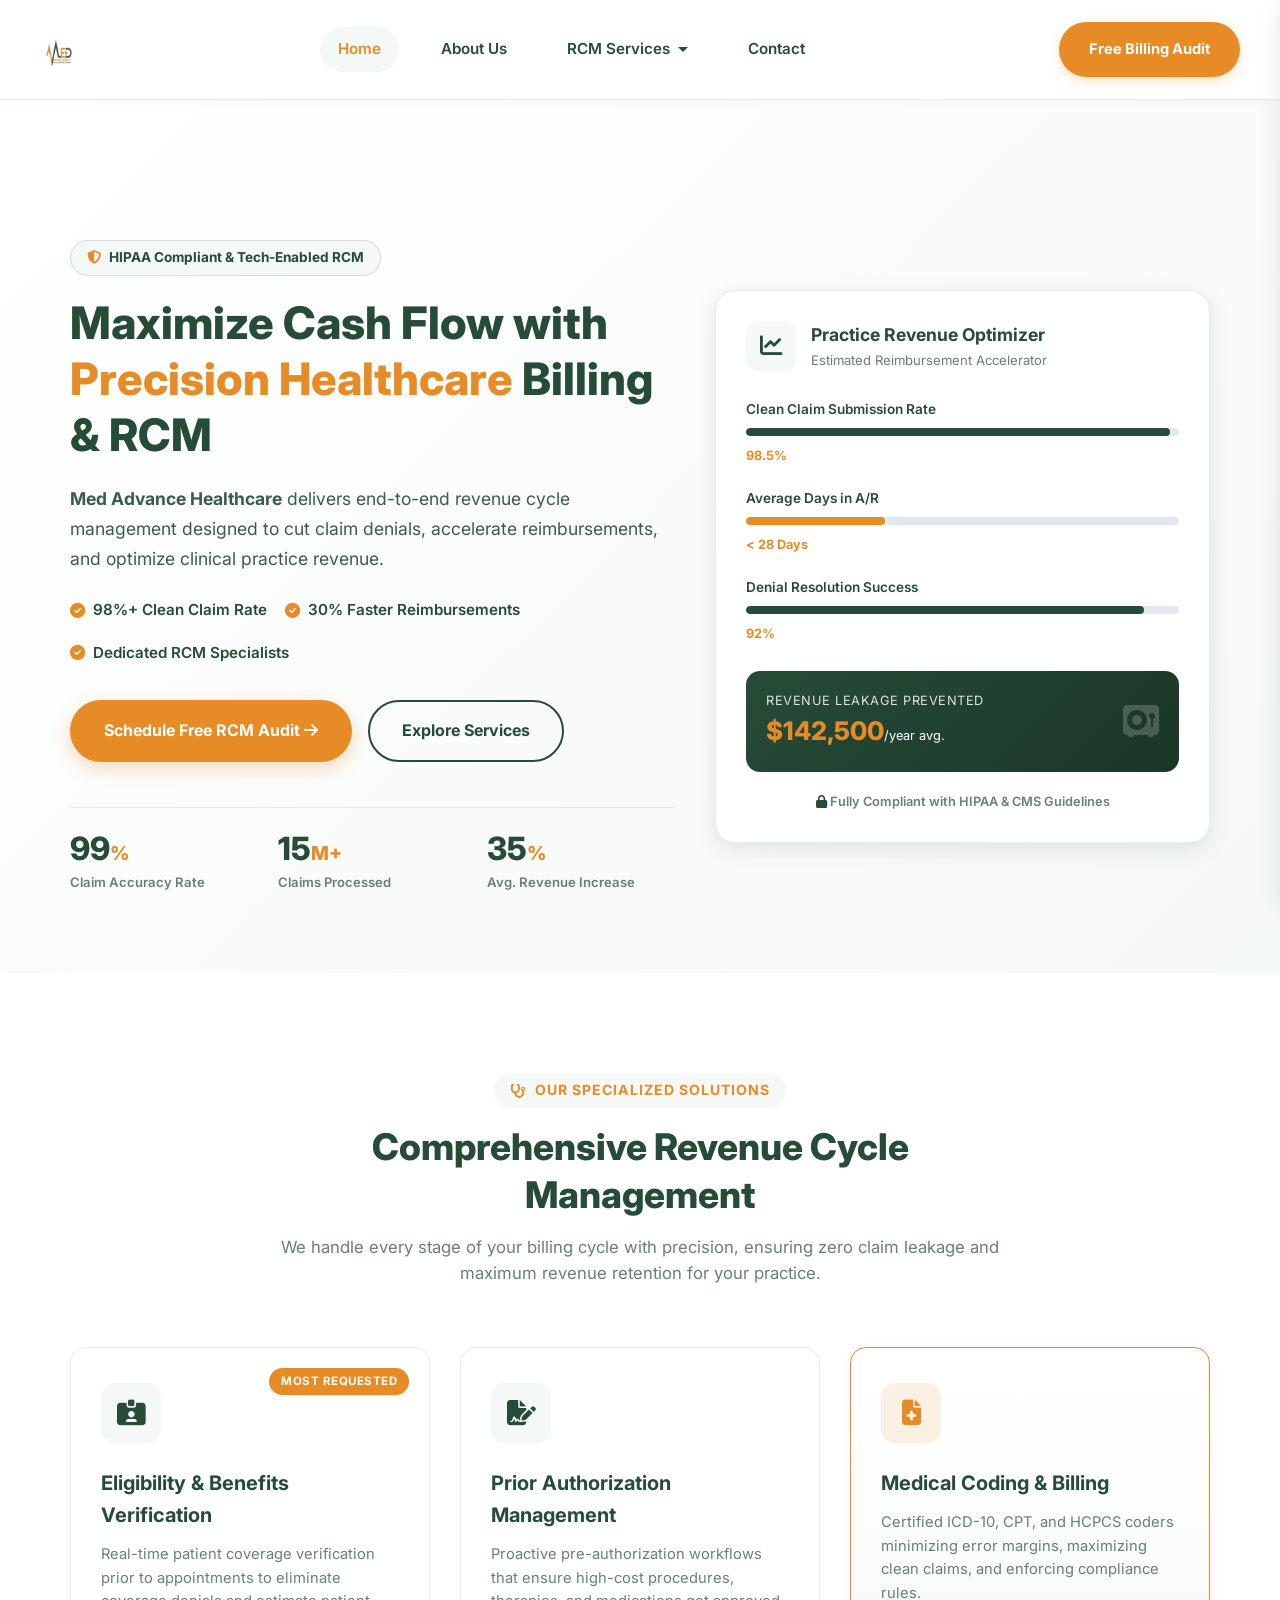
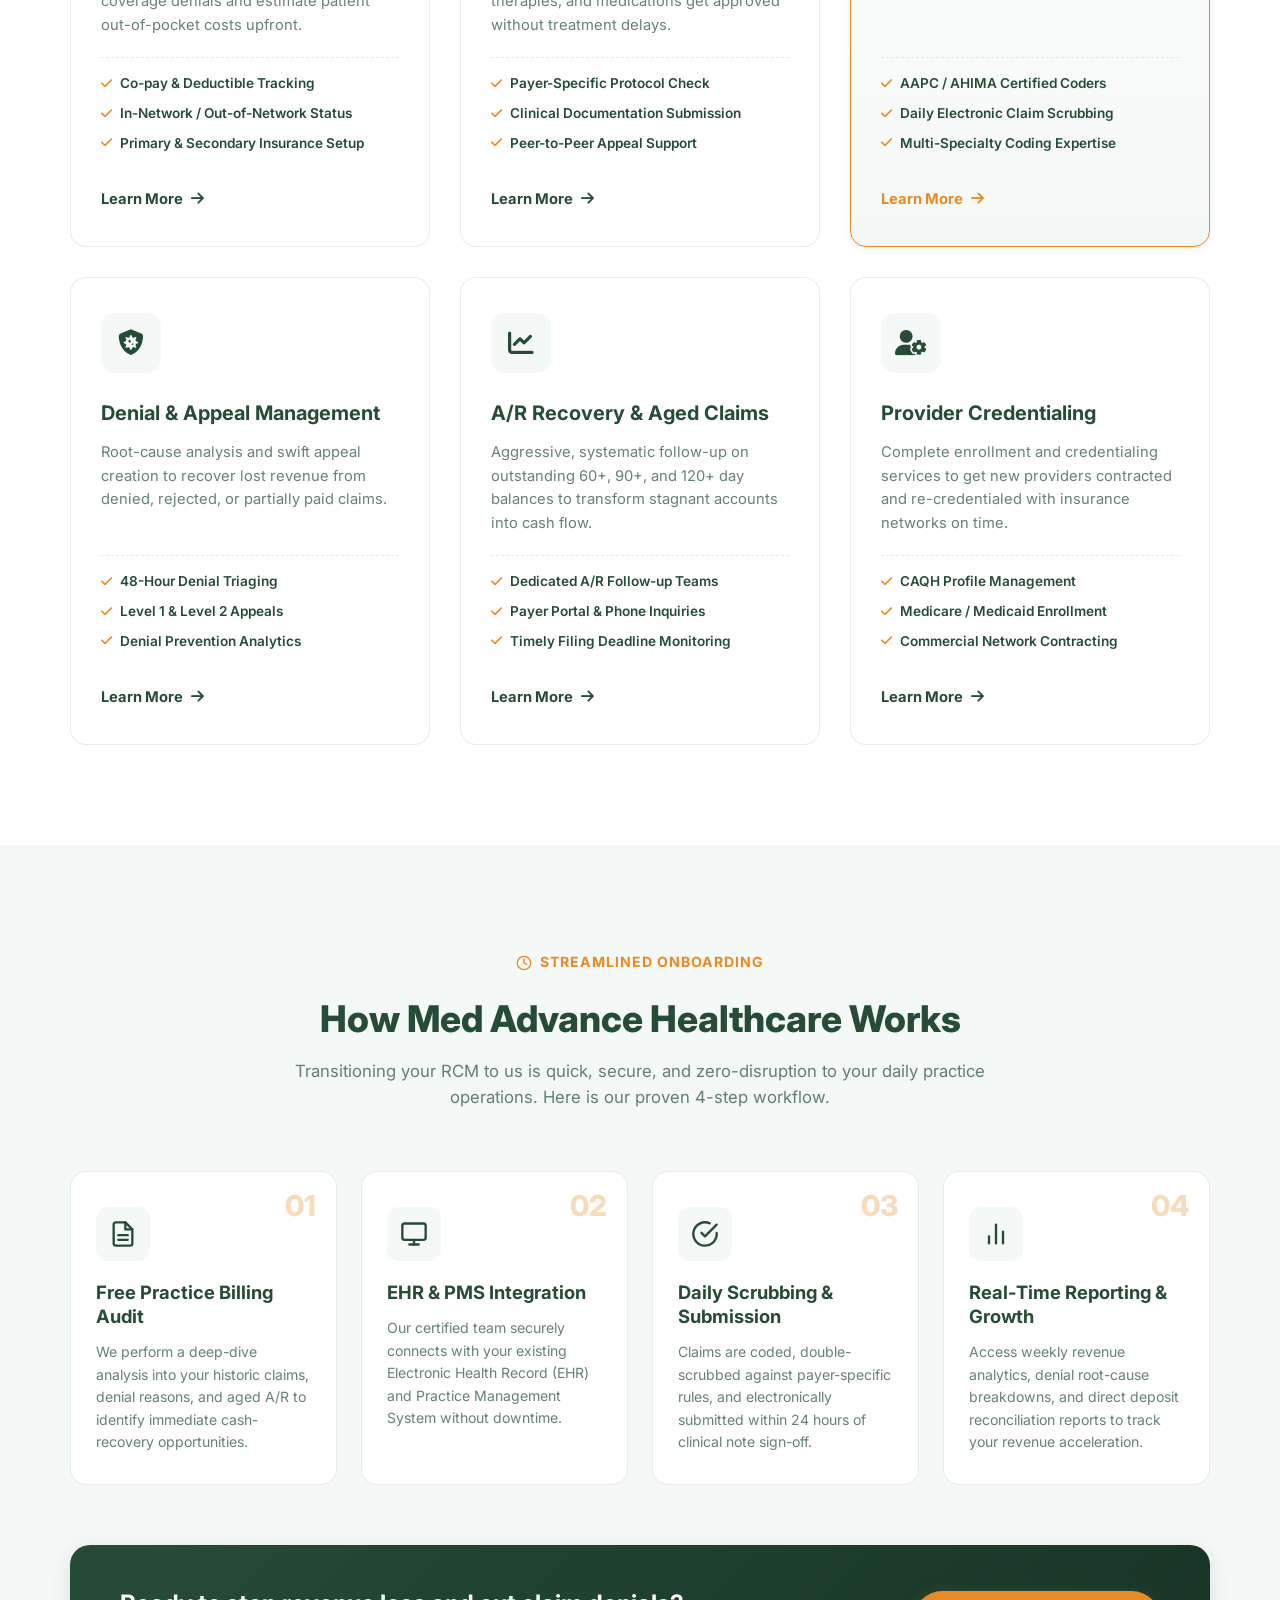
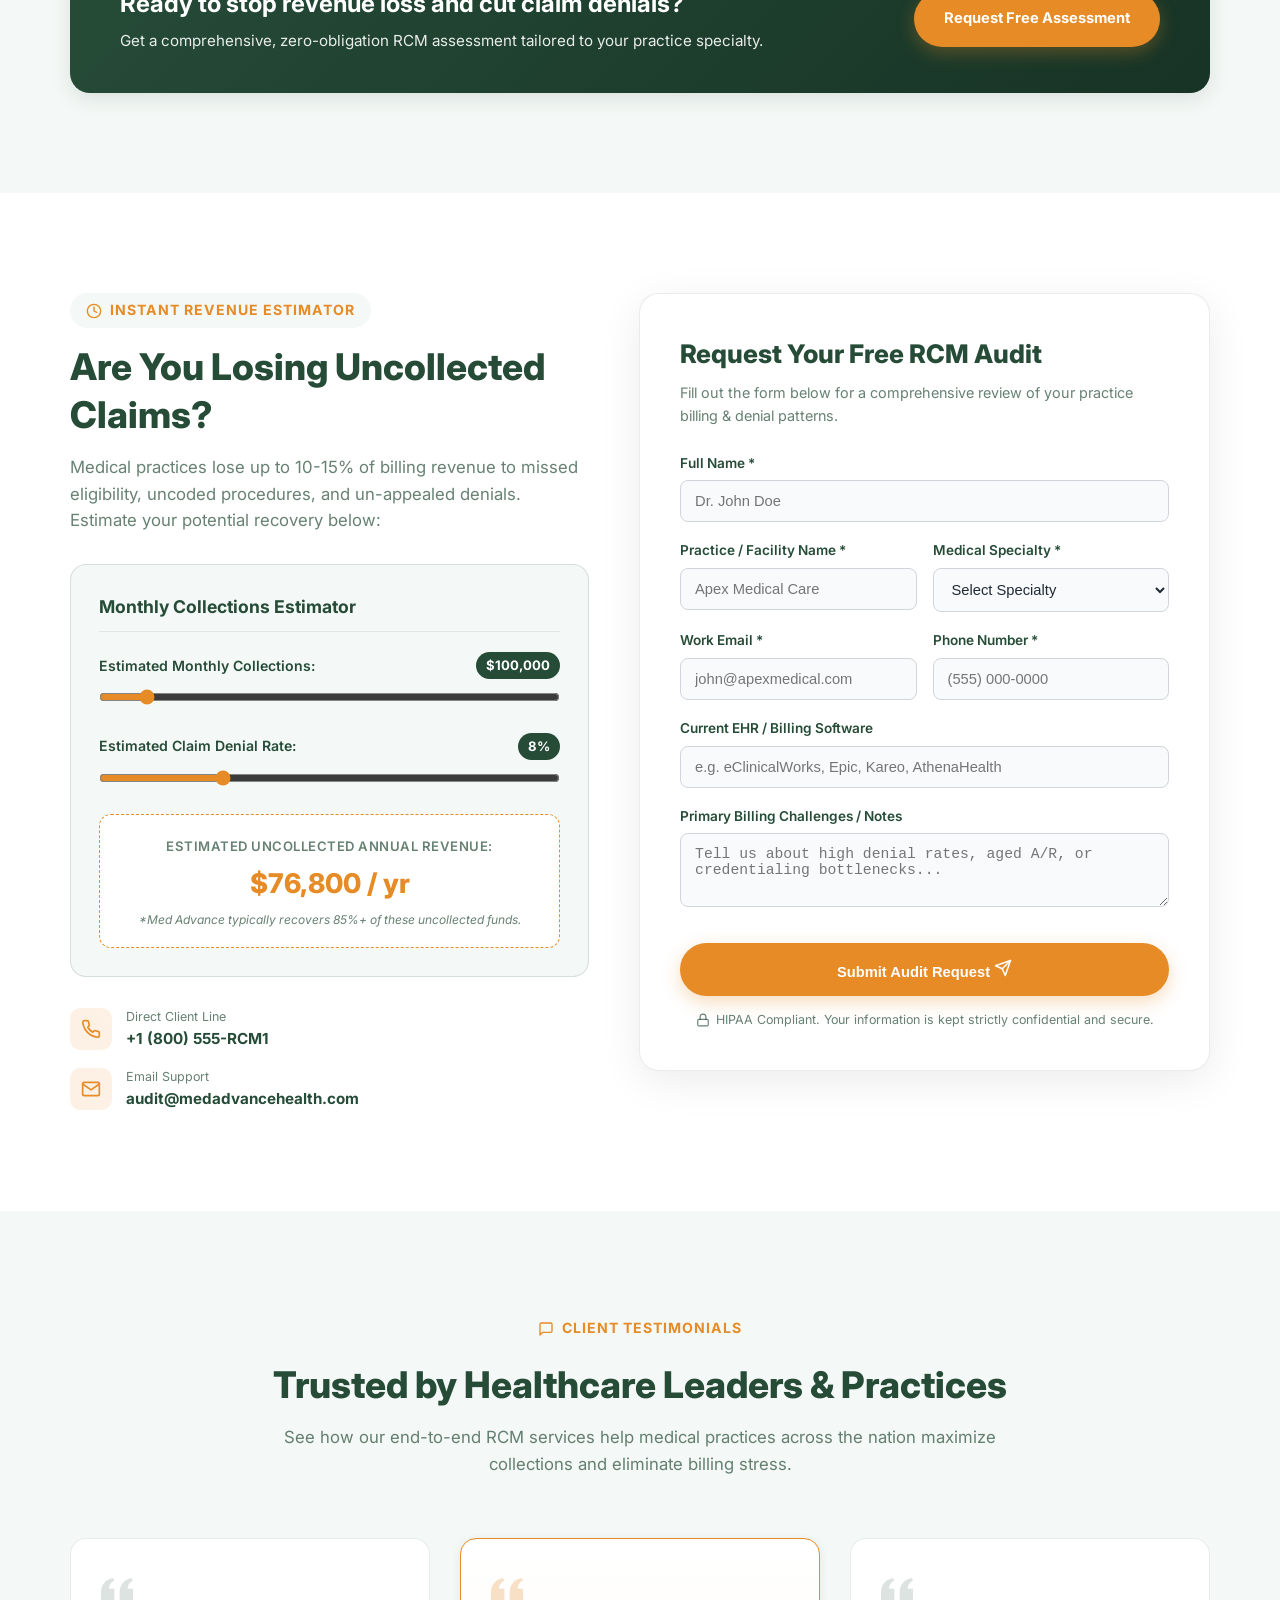
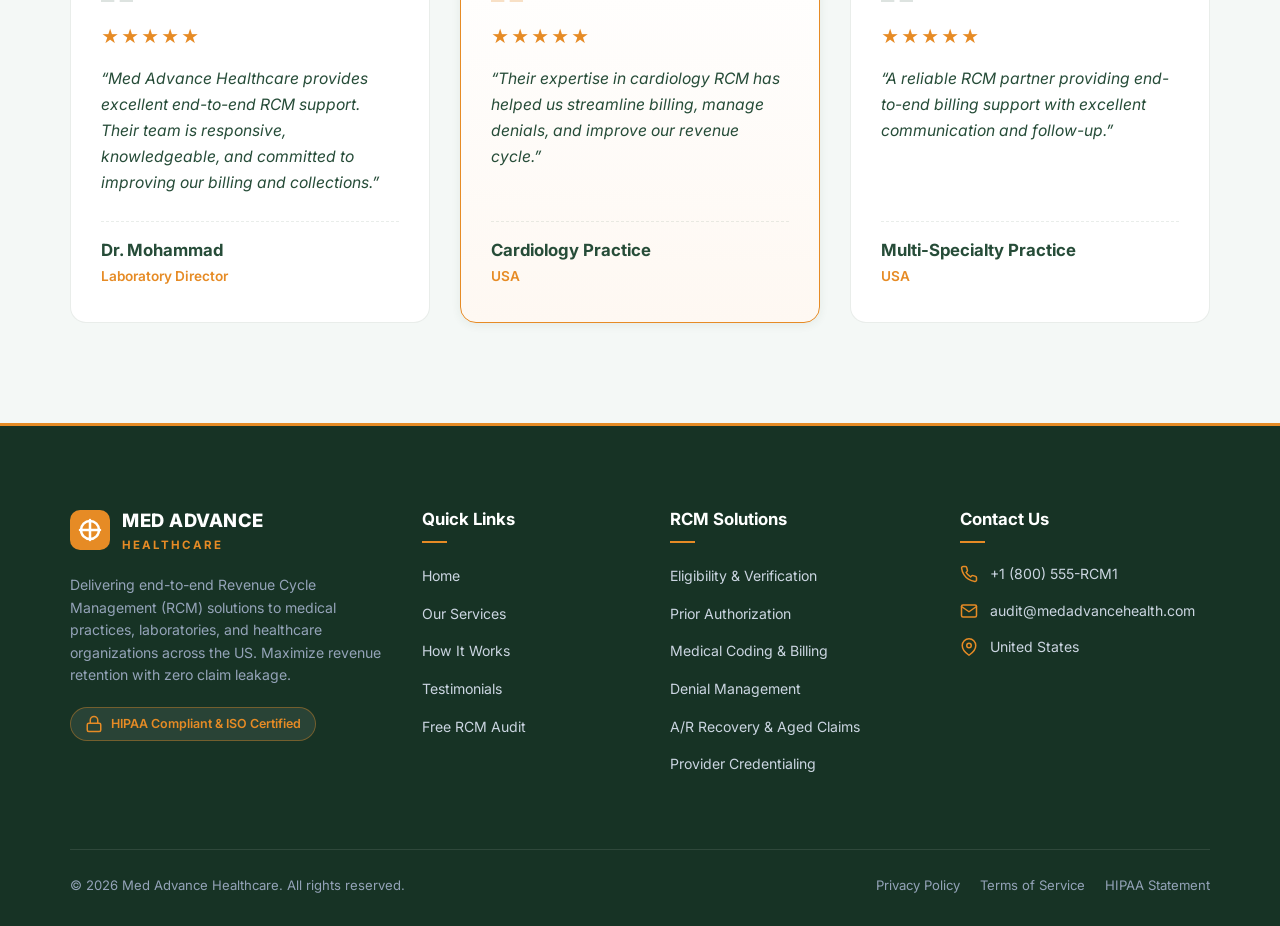
<file: index.html>
<!DOCTYPE html>
<html lang="en">
<head>
    <meta charset="UTF-8">
    <meta name="viewport" content="width=device-width, initial-scale=1.0">
    <title>Med Advance Healthcare - Advanced RCM & Billing</title>
    <!-- Use a professional font that complements the logo, e.g., 'Inter' via Google Fonts -->
    <link href="https://fonts.googleapis.com/css2?family=Inter:wght@400;500;600;700;800&display=swap" rel="stylesheet">
    <link rel="stylesheet" href="https://cdnjs.cloudflare.com/ajax/libs/font-awesome/6.5.1/css/all.min.css">
    <link rel="stylesheet" href="style.css">
</head>
<body>

    <header class="main-header" id="mainHeader">
        <div class="container header-content">
            
            <!-- BRANDING BLOCK (Update the logo image path here) -->
            <a href="#home" class="brand-logo" aria-label="Med Advance Healthcare Home">
                <!-- Replace with your official logo image file -->
                <img src="/logos.png" alt="Med Advance Healthcare Logo"> 
                
                <!-- Fallback text-based logo, styled to match image -->
                <!-- <div class="logo-text-wrapper"> -->
                    <!-- <span class="logo-M">A</span>Placeholder for the stylized M (using A) -->
                    <!-- <span class="logo-ED">LED</span> -->
                    <!-- <span class="tagline">Advance Healthcare</span> -->
                <!-- </div> -->
            </a>

            <!-- DESKTOP NAVIGATION -->
            <nav class="desktop-nav">
                <ul class="nav-links">
                    <li><a href="#home" class="nav-link active">Home</a></li>
                    <li><a href="about.html" class="nav-link">About Us</a></li>
                    <li class="dropdown">
                        <a href="#services" class="nav-link">RCM Services <span class="arrow-down"></span></a>
                        <ul class="dropdown-menu">
                            <li><a href="#eligibility">Eligibility & Benefits</a></li>
                            <li><a href="#coding">Medical Coding & Billing</a></li>
                            <li><a href="#denials">Denial Management</a></li>
                            <li><a href="#ar-recovery">A/R Recovery</a></li>
                        </ul>
                    </li>
                    <li><a href="#contact" class="nav-link">Contact</a></li>
                </ul>
            </nav>

            <!-- CALL TO ACTION & MOBILE MENU TOGGLE -->
            <div class="header-actions">
                <a href="index.html#contact" class="btn btn-primary">Free Billing Audit</a>
                <button class="mobile-toggle" id="mobileToggle" aria-label="Toggle Navigation">
                    <span class="bar"></span>
                    <span class="bar"></span>
                    <span class="bar"></span>
                </button>
            </div>
        </div>
    </header>

    <!-- MOBILE OVERLAY / DRAWER MENU -->
    <div class="mobile-drawer" id="mobileDrawer">
        <div class="drawer-header">
            <span class="drawer-title">Menu</span>
            <button class="drawer-close" id="drawerClose" aria-label="Close Menu">&times;</button>
        </div>
        <div class="drawer-content">
            <ul class="mobile-links">
                <li><a href="#home" class="mobile-link active">Home</a></li>
                <li><a href="about.html" class="mobile-link">About Us</a></li>
                <li><a href="#services" class="mobile-link">RCM Services</a></li>
                <!-- <li><a href="#portal" class="mobile-link">Client Portal</a></li> -->
                <li><a href="#contact" class="mobile-link">Contact</a></li>
            </ul>
            <div class="drawer-actions">
                <a href="#audit" class="btn btn-primary w-100">Request Free Audit</a>
            </div>
        </div>
    </div>
    <div class="drawer-overlay" id="drawerOverlay"></div>


    <!-- ==========================================================================
     Hero Section - Med Advance Healthcare
     ========================================================================== -->
<section class="hero-section" id="home">
  <!-- Subtle background medical grid motif -->
  <div class="hero-bg-pattern"></div>

  <div class="container hero-container">
    <!-- Left Column: Headline & Value Proposition -->
    <div class="hero-content">
      <div class="hero-badge">
        <i class="fa-solid fa-shield-halved"></i>
        <span>HIPAA Compliant & Tech-Enabled RCM</span>
      </div>

      <h1 class="hero-title">
        Maximize Cash Flow with <span class="text-gold">Precision Healthcare</span> Billing & RCM
      </h1>

      <p class="hero-subtitle">
        <strong>Med Advance Healthcare</strong> delivers end-to-end revenue cycle management designed to cut claim denials, accelerate reimbursements, and optimize clinical practice revenue.
      </p>

      <!-- Key Highlights / Badges -->
      <ul class="hero-features">
        <li><i class="fa-solid fa-circle-check"></i> 98%+ Clean Claim Rate</li>
        <li><i class="fa-solid fa-circle-check"></i> 30% Faster Reimbursements</li>
        <li><i class="fa-solid fa-circle-check"></i> Dedicated RCM Specialists</li>
      </ul>

      <!-- Action Buttons -->
      <div class="hero-cta-group">
        <a href="#audit" class="btn btn-gold btn-lg">
          <span>Schedule Free RCM Audit</span>
          <i class="fa-solid fa-arrow-right"></i>
        </a>
        <a href="#services" class="btn btn-outline-green btn-lg">
          <span>Explore Services</span>
        </a>
      </div>

      <!-- Trust Indicators / Quick Stats -->
      <div class="hero-stats">
        <div class="stat-card">
          <h3 class="stat-number" data-target="99">0</h3><span class="stat-unit">%</span>
          <p class="stat-label">Claim Accuracy Rate</p>
        </div>
        <div class="stat-card">
          <h3 class="stat-number" data-target="15">0</h3><span class="stat-unit">M+</span>
          <p class="stat-label">Claims Processed</p>
        </div>
        <div class="stat-card">
          <h3 class="stat-number" data-target="35">0</h3><span class="stat-unit">%</span>
          <p class="stat-label">Avg. Revenue Increase</p>
        </div>
      </div>
    </div>

    <!-- Right Column: Interactive RCM Impact / Preview Card -->
    <div class="hero-visual">
      <div class="rcm-card">
        <div class="rcm-card-header">
          <div class="card-icon"><i class="fa-solid fa-chart-line"></i></div>
          <div>
            <h4>Practice Revenue Optimizer</h4>
            <p>Estimated Reimbursement Accelerator</p>
          </div>
        </div>

        <div class="rcm-card-body">
          <div class="metric-row">
            <span>Clean Claim Submission Rate</span>
            <div class="progress-bar-wrap">
              <div class="progress-bar" style="width: 98%;"></div>
            </div>
            <span class="metric-value">98.5%</span>
          </div>

          <div class="metric-row">
            <span>Average Days in A/R</span>
            <div class="progress-bar-wrap">
              <div class="progress-bar progress-gold" style="width: 32%;"></div>
            </div>
            <span class="metric-value">&lt; 28 Days</span>
          </div>

          <div class="metric-row">
            <span>Denial Resolution Success</span>
            <div class="progress-bar-wrap">
              <div class="progress-bar" style="width: 92%;"></div>
            </div>
            <span class="metric-value">92%</span>
          </div>

          <!-- Highlight Box inside Visual -->
          <div class="rcm-highlight-box">
            <div class="highlight-info">
              <span class="highlight-title">Revenue Leakage Prevented</span>
              <span class="highlight-amount">$142,500<small>/year avg.</small></span>
            </div>
            <i class="fa-solid fa-vault highlight-icon"></i>
          </div>
        </div>

        <div class="rcm-card-footer">
          <i class="fa-solid fa-lock"></i> Fully Compliant with HIPAA & CMS Guidelines
        </div>
      </div>
    </div>
  </div>
</section>

<!-- ==========================================================================
     Services Section - Med Advance Healthcare
     ========================================================================== -->
<section class="services-section" id="services">
  <div class="container">
    
    <!-- Section Header -->
    <div class="section-header text-center">
      <div class="sub-heading">
        <i class="fa-solid fa-stethoscope"></i> Our Specialized Solutions
      </div>
      <h2 class="section-title">Comprehensive Revenue Cycle Management</h2>
      <p class="section-description">
        We handle every stage of your billing cycle with precision, ensuring zero claim leakage and maximum revenue retention for your practice.
      </p>
    </div>

    <!-- Services Grid -->
    <div class="services-grid">

      <!-- Service Card 1 -->
      <div class="service-card">
        <div class="card-badge">Most Requested</div>
        <div class="service-icon">
          <i class="fa-solid fa-id-card-clip"></i>
        </div>
        <h3 class="service-title">Eligibility & Benefits Verification</h3>
        <p class="service-text">
          Real-time patient coverage verification prior to appointments to eliminate coverage denials and estimate patient out-of-pocket costs upfront.
        </p>
        <ul class="service-list">
          <li><i class="fa-solid fa-check"></i> Co-pay & Deductible Tracking</li>
          <li><i class="fa-solid fa-check"></i> In-Network / Out-of-Network Status</li>
          <li><i class="fa-solid fa-check"></i> Primary & Secondary Insurance Setup</li>
        </ul>
        <a href="#contact" class="service-link">
          <span>Learn More</span> <i class="fa-solid fa-arrow-right"></i>
        </a>
      </div>

      <!-- Service Card 2 -->
      <div class="service-card">
        <div class="service-icon">
          <i class="fa-solid fa-file-signature"></i>
        </div>
        <h3 class="service-title">Prior Authorization Management</h3>
        <p class="service-text">
          Proactive pre-authorization workflows that ensure high-cost procedures, therapies, and medications get approved without treatment delays.
        </p>
        <ul class="service-list">
          <li><i class="fa-solid fa-check"></i> Payer-Specific Protocol Check</li>
          <li><i class="fa-solid fa-check"></i> Clinical Documentation Submission</li>
          <li><i class="fa-solid fa-check"></i> Peer-to-Peer Appeal Support</li>
        </ul>
        <a href="#contact" class="service-link">
          <span>Learn More</span> <i class="fa-solid fa-arrow-right"></i>
        </a>
      </div>

      <!-- Service Card 3 -->
      <div class="service-card highlight-card">
        <div class="service-icon gold-icon">
          <i class="fa-solid fa-file-medical"></i>
        </div>
        <h3 class="service-title">Medical Coding & Billing</h3>
        <p class="service-text">
          Certified ICD-10, CPT, and HCPCS coders minimizing error margins, maximizing clean claims, and enforcing compliance rules.
        </p>
        <ul class="service-list">
          <li><i class="fa-solid fa-check"></i> AAPC / AHIMA Certified Coders</li>
          <li><i class="fa-solid fa-check"></i> Daily Electronic Claim Scrubbing</li>
          <li><i class="fa-solid fa-check"></i> Multi-Specialty Coding Expertise</li>
        </ul>
        <a href="#contact" class="service-link gold-link">
          <span>Learn More</span> <i class="fa-solid fa-arrow-right"></i>
        </a>
      </div>

      <!-- Service Card 4 -->
      <div class="service-card">
        <div class="service-icon">
          <i class="fa-solid fa-shield-virus"></i>
        </div>
        <h3 class="service-title">Denial & Appeal Management</h3>
        <p class="service-text">
          Root-cause analysis and swift appeal creation to recover lost revenue from denied, rejected, or partially paid claims.
        </p>
        <ul class="service-list">
          <li><i class="fa-solid fa-check"></i> 48-Hour Denial Triaging</li>
          <li><i class="fa-solid fa-check"></i> Level 1 & Level 2 Appeals</li>
          <li><i class="fa-solid fa-check"></i> Denial Prevention Analytics</li>
        </ul>
        <a href="#contact" class="service-link">
          <span>Learn More</span> <i class="fa-solid fa-arrow-right"></i>
        </a>
      </div>

      <!-- Service Card 5 -->
      <div class="service-card">
        <div class="service-icon">
          <i class="fa-solid fa-chart-line"></i>
        </div>
        <h3 class="service-title">A/R Recovery & Aged Claims</h3>
        <p class="service-text">
          Aggressive, systematic follow-up on outstanding 60+, 90+, and 120+ day balances to transform stagnant accounts into cash flow.
        </p>
        <ul class="service-list">
          <li><i class="fa-solid fa-check"></i> Dedicated A/R Follow-up Teams</li>
          <li><i class="fa-solid fa-check"></i> Payer Portal & Phone Inquiries</li>
          <li><i class="fa-solid fa-check"></i> Timely Filing Deadline Monitoring</li>
        </ul>
        <a href="#contact" class="service-link">
          <span>Learn More</span> <i class="fa-solid fa-arrow-right"></i>
        </a>
      </div>

      <!-- Service Card 6 -->
      <div class="service-card">
        <div class="service-icon">
          <i class="fa-solid fa-user-gear"></i>
        </div>
        <h3 class="service-title">Provider Credentialing</h3>
        <p class="service-text">
          Complete enrollment and credentialing services to get new providers contracted and re-credentialed with insurance networks on time.
        </p>
        <ul class="service-list">
          <li><i class="fa-solid fa-check"></i> CAQH Profile Management</li>
          <li><i class="fa-solid fa-check"></i> Medicare / Medicaid Enrollment</li>
          <li><i class="fa-solid fa-check"></i> Commercial Network Contracting</li>
        </ul>
        <a href="#contact" class="service-link">
          <span>Learn More</span> <i class="fa-solid fa-arrow-right"></i>
        </a>
      </div>

    </div>

  </div>
</section>

<!-- ==========================================================================
     Why Choose Us / Workflow Process Section - Med Advance Healthcare
     ========================================================================== -->
<section class="process-section" id="process">
  <div class="container">
    
    <!-- Section Header -->
    <div class="section-header text-center">
      <div class="sub-heading">
        <svg width="16" height="16" viewBox="0 0 24 24" fill="none" stroke="currentColor" stroke-width="2" stroke-linecap="round" stroke-linejoin="round"><circle cx="12" cy="12" r="10"/><polyline points="12 6 12 12 16 14"/></svg>
        Streamlined Onboarding
      </div>
      <h2 class="section-title">How Med Advance Healthcare Works</h2>
      <p class="section-description">
        Transitioning your RCM to us is quick, secure, and zero-disruption to your daily practice operations. Here is our proven 4-step workflow.
      </p>
    </div>

    <!-- Process / Workflow Timeline -->
    <div class="process-grid">

      <!-- Step 1 -->
      <div class="process-card">
        <div class="step-number">01</div>
        <div class="process-icon">
          <svg width="28" height="28" viewBox="0 0 24 24" fill="none" stroke="currentColor" stroke-width="2" stroke-linecap="round" stroke-linejoin="round"><path d="M14 2H6a2 2 0 0 0-2 2v16a2 2 0 0 0 2 2h12a2 2 0 0 0 2-2V8z"/><polyline points="14 2 14 8 20 8"/><line x1="16" y1="13" x2="8" y2="13"/><line x1="16" y1="17" x2="8" y2="17"/></svg>
        </div>
        <h3 class="process-title">Free Practice Billing Audit</h3>
        <p class="process-text">
          We perform a deep-dive analysis into your historic claims, denial reasons, and aged A/R to identify immediate cash-recovery opportunities.
        </p>
      </div>

      <!-- Step 2 -->
      <div class="process-card">
        <div class="step-number">02</div>
        <div class="process-icon">
          <svg width="28" height="28" viewBox="0 0 24 24" fill="none" stroke="currentColor" stroke-width="2" stroke-linecap="round" stroke-linejoin="round"><rect x="2" y="3" width="20" height="14" rx="2" ry="2"/><line x1="8" y1="21" x2="16" y2="21"/><line x1="12" y1="17" x2="12" y2="21"/></svg>
        </div>
        <h3 class="process-title">EHR & PMS Integration</h3>
        <p class="process-text">
          Our certified team securely connects with your existing Electronic Health Record (EHR) and Practice Management System without downtime.
        </p>
      </div>

      <!-- Step 3 -->
      <div class="process-card">
        <div class="step-number">03</div>
        <div class="process-icon">
          <svg width="28" height="28" viewBox="0 0 24 24" fill="none" stroke="currentColor" stroke-width="2" stroke-linecap="round" stroke-linejoin="round"><path d="M22 11.08V12a10 10 0 1 1-5.93-9.14"/><polyline points="22 4 12 14.01 9 11.01"/></svg>
        </div>
        <h3 class="process-title">Daily Scrubbing & Submission</h3>
        <p class="process-text">
          Claims are coded, double-scrubbed against payer-specific rules, and electronically submitted within 24 hours of clinical note sign-off.
        </p>
      </div>

      <!-- Step 4 -->
      <div class="process-card">
        <div class="step-number">04</div>
        <div class="process-icon">
          <svg width="28" height="28" viewBox="0 0 24 24" fill="none" stroke="currentColor" stroke-width="2" stroke-linecap="round" stroke-linejoin="round"><line x1="18" y1="20" x2="18" y2="10"/><line x1="12" y1="20" x2="12" y2="4"/><line x1="6" y1="20" x2="6" y2="14"/></svg>
        </div>
        <h3 class="process-title">Real-Time Reporting & Growth</h3>
        <p class="process-text">
          Access weekly revenue analytics, denial root-cause breakdowns, and direct deposit reconciliation reports to track your revenue acceleration.
        </p>
      </div>

    </div>

    <!-- Feature Highlights Banner -->
    <div class="process-banner">
      <div class="banner-content">
        <h3>Ready to stop revenue loss and cut claim denials?</h3>
        <p>Get a comprehensive, zero-obligation RCM assessment tailored to your practice specialty.</p>
      </div>
      <a href="#contact" class="btn btn-gold">
        <span>Request Free Assessment</span>
      </a>
    </div>

  </div>
</section>

<!-- ==========================================================================
     Contact & Interactive RCM Audit Request Section
     ========================================================================== -->
<section class="audit-contact-section" id="contact">
  <div class="container">
    <div class="audit-contact-grid">

      <!-- Left Column: Interactive Revenue Loss Calculator & Contact Info -->
      <div class="audit-info-box">
        <div class="sub-heading">
          <svg width="16" height="16" viewBox="0 0 24 24" fill="none" stroke="currentColor" stroke-width="2" stroke-linecap="round" stroke-linejoin="round"><circle cx="12" cy="12" r="10"/><path d="M12 6v6l4 2"/></svg>
          Instant Revenue Estimator
        </div>
        <h2 class="section-title">Are You Losing Uncollected Claims?</h2>
        <p class="section-description">
          Medical practices lose up to 10-15% of billing revenue to missed eligibility, uncoded procedures, and un-appealed denials. Estimate your potential recovery below:
        </p>

        <!-- Interactive Calculator Widget -->
        <div class="calculator-card">
          <div class="calc-header">
            <h4>Monthly Collections Estimator</h4>
          </div>

          <div class="calc-group">
            <div class="calc-label-row">
              <label for="monthly-claims">Estimated Monthly Collections:</label>
              <span id="monthly-claims-val" class="calc-val-badge">$100,000</span>
            </div>
            <input type="range" id="monthly-claims" min="10000" max="1000000" step="10000" value="100000">
          </div>

          <div class="calc-group">
            <div class="calc-label-row">
              <label for="denial-rate">Estimated Claim Denial Rate:</label>
              <span id="denial-rate-val" class="calc-val-badge">8%</span>
            </div>
            <input type="range" id="denial-rate" min="2" max="25" step="1" value="8">
          </div>

          <!-- Calculated Output Display -->
          <div class="calc-result-box">
            <span class="result-label">Estimated Uncollected Annual Revenue:</span>
            <div class="result-amount" id="uncollected-amount">$9,600 / yr</div>
            <p class="result-subtext">*Med Advance typically recovers 85%+ of these uncollected funds.</p>
          </div>
        </div>

        <!-- Direct Contact Quick Links -->
        <div class="contact-details-list">
          <div class="detail-item">
            <div class="detail-icon">
              <svg width="20" height="20" viewBox="0 0 24 24" fill="none" stroke="currentColor" stroke-width="2" stroke-linecap="round" stroke-linejoin="round"><path d="M22 16.92v3a2 2 0 0 1-2.18 2 19.79 19.79 0 0 1-8.63-3.07 19.5 19.5 0 0 1-6-6 19.79 19.79 0 0 1-3.07-8.67A2 2 0 0 1 4.11 2h3a2 2 0 0 1 2 1.72 12.84 12.84 0 0 0 .7 2.81 2 2 0 0 1-.45 2.11L8.09 9.91a16 16 0 0 0 6 6l1.27-1.27a2 2 0 0 1 2.11-.45 12.84 12.84 0 0 0 2.81.7A2 2 0 0 1 22 16.92z"/></svg>
            </div>
            <div>
              <span class="detail-label">Direct Client Line</span>
              <p class="detail-val">+1 (800) 555-RCM1</p>
            </div>
          </div>

          <div class="detail-item">
            <div class="detail-icon">
              <svg width="20" height="20" viewBox="0 0 24 24" fill="none" stroke="currentColor" stroke-width="2" stroke-linecap="round" stroke-linejoin="round"><path d="M4 4h16c1.1 0 2 .9 2 2v12c0 1.1-.9 2-2 2H4c-1.1 0-2-.9-2-2V6c0-1.1.9-2 2-2z"/><polyline points="22,6 12,13 2,6"/></svg>
            </div>
            <div>
              <span class="detail-label">Email Support</span>
              <p class="detail-val">audit@medadvancehealth.com</p>
            </div>
          </div>
        </div>

      </div>

      <!-- Right Column: Lead Form -->
      <div class="audit-form-card">
        <h3 class="form-title">Request Your Free RCM Audit</h3>
        <p class="form-subtitle">Fill out the form below for a comprehensive review of your practice billing & denial patterns.</p>

        <form id="rcm-audit-form" class="audit-form">
          
          <div class="form-group">
            <label for="full-name">Full Name *</label>
            <input type="text" id="full-name" required placeholder="Dr. John Doe">
          </div>

          <div class="form-row">
            <div class="form-group">
              <label for="practice-name">Practice / Facility Name *</label>
              <input type="text" id="practice-name" required placeholder="Apex Medical Care">
            </div>
            <div class="form-group">
              <label for="specialty">Medical Specialty *</label>
              <select id="specialty" required>
                <option value="" disabled selected>Select Specialty</option>
                <option value="cardiology">Cardiology</option>
                <option value="orthopedics">Orthopedics</option>
                <option value="dermatology">Dermatology</option>
                <option value="internal_medicine">Internal Medicine / Primary</option>
                <option value="pediatrics">Pediatrics</option>
                <option value="other">Other Specialty</option>
              </select>
            </div>
          </div>

          <div class="form-row">
            <div class="form-group">
              <label for="email">Work Email *</label>
              <input type="email" id="email" required placeholder="john@apexmedical.com">
            </div>
            <div class="form-group">
              <label for="phone">Phone Number *</label>
              <input type="tel" id="phone" required placeholder="(555) 000-0000">
            </div>
          </div>

          <div class="form-group">
            <label for="current-software">Current EHR / Billing Software</label>
            <input type="text" id="current-software" placeholder="e.g. eClinicalWorks, Epic, Kareo, AthenaHealth">
          </div>

          <div class="form-group">
            <label for="notes">Primary Billing Challenges / Notes</label>
            <textarea id="notes" rows="3" placeholder="Tell us about high denial rates, aged A/R, or credentialing bottlenecks..."></textarea>
          </div>

          <button type="submit" class="btn btn-gold btn-full">
            <span>Submit Audit Request</span>
            <svg width="18" height="18" viewBox="0 0 24 24" fill="none" stroke="currentColor" stroke-width="2" stroke-linecap="round" stroke-linejoin="round"><line x1="22" y1="2" x2="11" y2="13"/><polygon points="22 2 15 22 11 13 2 9 22 2"/></svg>
          </button>

          <p class="privacy-note">
            <svg width="14" height="14" viewBox="0 0 24 24" fill="none" stroke="currentColor" stroke-width="2" stroke-linecap="round" stroke-linejoin="round"><rect x="3" y="11" width="18" height="11" rx="2" ry="2"/><path d="M7 11V7a5 5 0 0 1 10 0v4"/></svg>
            HIPAA Compliant. Your information is kept strictly confidential and secure.
          </p>

        </form>

        <!-- Form Success State (Hidden by default) -->
        <div id="form-success-msg" class="success-message" style="display: none;">
          <div class="success-icon">✓</div>
          <h4>Audit Request Received!</h4>
          <p>Thank you. Our RCM specialist will review your details and reach out within 24 business hours.</p>
        </div>

      </div>

    </div>
  </div>
</section>

<!-- ==========================================================================
     Testimonials Section - Med Advance Healthcare
     ========================================================================== -->
<section class="testimonials-section" id="testimonials">
  <div class="container">
    
    <!-- Section Header -->
    <div class="section-header text-center">
      <div class="sub-heading">
        <svg width="16" height="16" viewBox="0 0 24 24" fill="none" stroke="currentColor" stroke-width="2" stroke-linecap="round" stroke-linejoin="round"><path d="M21 15a2 2 0 0 1-2 2H7l-4 4V5a2 2 0 0 1 2-2h14a2 2 0 0 1 2 2z"/></svg>
        Client Testimonials
      </div>
      <h2 class="section-title">Trusted by Healthcare Leaders & Practices</h2>
      <p class="section-description">
        See how our end-to-end RCM services help medical practices across the nation maximize collections and eliminate billing stress.
      </p>
    </div>

    <!-- Testimonials Grid -->
    <div class="testimonials-grid">

      <!-- Testimonial 1 -->
      <div class="testimonial-card">
        <div class="quote-icon">
          <svg width="32" height="32" viewBox="0 0 24 24" fill="currentColor"><path d="M14.017 21v-7.391c0-5.704 3.731-9.57 8.983-10.609l.995 2.151c-2.432.917-3.995 3.638-3.995 5.849h4v10h-9.983zm-14.017 0v-7.391c0-5.704 3.748-9.57 9-10.609l.996 2.151c-2.433.917-3.996 3.638-3.996 5.849h3.983v10h-9.983z"/></svg>
        </div>
        <div class="star-rating">★★★★★</div>
        <p class="testimonial-text">
          “Med Advance Healthcare provides excellent end-to-end RCM support. Their team is responsive, knowledgeable, and committed to improving our billing and collections.”
        </p>
        <div class="author-info">
          <h4 class="author-name">Dr. Mohammad</h4>
          <span class="author-role">Laboratory Director</span>
        </div>
      </div>

      <!-- Testimonial 2 -->
      <div class="testimonial-card highlight-card">
        <div class="quote-icon gold-quote">
          <svg width="32" height="32" viewBox="0 0 24 24" fill="currentColor"><path d="M14.017 21v-7.391c0-5.704 3.731-9.57 8.983-10.609l.995 2.151c-2.432.917-3.995 3.638-3.995 5.849h4v10h-9.983zm-14.017 0v-7.391c0-5.704 3.748-9.57 9-10.609l.996 2.151c-2.433.917-3.996 3.638-3.996 5.849h3.983v10h-9.983z"/></svg>
        </div>
        <div class="star-rating">★★★★★</div>
        <p class="testimonial-text">
          “Their expertise in cardiology RCM has helped us streamline billing, manage denials, and improve our revenue cycle.”
        </p>
        <div class="author-info">
          <h4 class="author-name">Cardiology Practice</h4>
          <span class="author-role">USA</span>
        </div>
      </div>

      <!-- Testimonial 3 -->
      <div class="testimonial-card">
        <div class="quote-icon">
          <svg width="32" height="32" viewBox="0 0 24 24" fill="currentColor"><path d="M14.017 21v-7.391c0-5.704 3.731-9.57 8.983-10.609l.995 2.151c-2.432.917-3.995 3.638-3.995 5.849h4v10h-9.983zm-14.017 0v-7.391c0-5.704 3.748-9.57 9-10.609l.996 2.151c-2.433.917-3.996 3.638-3.996 5.849h3.983v10h-9.983z"/></svg>
        </div>
        <div class="star-rating">★★★★★</div>
        <p class="testimonial-text">
          “A reliable RCM partner providing end-to-end billing support with excellent communication and follow-up.”
        </p>
        <div class="author-info">
          <h4 class="author-name">Multi-Specialty Practice</h4>
          <span class="author-role">USA</span>
        </div>
      </div>

    </div>

  </div>
</section>

<!-- ==========================================================================
     Footer Section - Med Advance Healthcare
     ========================================================================== -->
<footer class="site-footer">
  <div class="container">
    
    <!-- Top Footer Grid -->
    <div class="footer-grid">

      <!-- Column 1: Company Info -->
      <div class="footer-col brand-col">
        <div class="footer-logo">
          <div class="logo-symbol">
            <svg width="24" height="24" viewBox="0 0 24 24" fill="none" stroke="currentColor" stroke-width="2.5" stroke-linecap="round" stroke-linejoin="round"><path d="M12 2v20M2 12h20"/><circle cx="12" cy="12" r="9"/></svg>
          </div>
          <div class="logo-text">
            <span class="brand-med">MED ADVANCE</span>
            <span class="brand-sub">HEALTHCARE</span>
          </div>
        </div>
        <p class="footer-about">
          Delivering end-to-end Revenue Cycle Management (RCM) solutions to medical practices, laboratories, and healthcare organizations across the US. Maximize revenue retention with zero claim leakage.
        </p>
        <div class="hipaa-badge">
          <svg width="18" height="18" viewBox="0 0 24 24" fill="none" stroke="currentColor" stroke-width="2" stroke-linecap="round" stroke-linejoin="round"><rect x="3" y="11" width="18" height="11" rx="2" ry="2"/><path d="M7 11V7a5 5 0 0 1 10 0v4"/></svg>
          <span>HIPAA Compliant & ISO Certified</span>
        </div>
      </div>

      <!-- Column 2: Quick Links -->
      <div class="footer-col">
        <h4 class="footer-heading">Quick Links</h4>
        <ul class="footer-links">
          <li><a href="#home">Home</a></li>
          <li><a href="#services">Our Services</a></li>
          <li><a href="#process">How It Works</a></li>
          <li><a href="#testimonials">Testimonials</a></li>
          <li><a href="#contact">Free RCM Audit</a></li>
        </ul>
      </div>

      <!-- Column 3: RCM Services -->
      <div class="footer-col">
        <h4 class="footer-heading">RCM Solutions</h4>
        <ul class="footer-links">
          <li><a href="#services">Eligibility & Verification</a></li>
          <li><a href="#services">Prior Authorization</a></li>
          <li><a href="#services">Medical Coding & Billing</a></li>
          <li><a href="#services">Denial Management</a></li>
          <li><a href="#services">A/R Recovery & Aged Claims</a></li>
          <li><a href="#services">Provider Credentialing</a></li>
        </ul>
      </div>

      <!-- Column 4: Contact Info -->
      <div class="footer-col">
        <h4 class="footer-heading">Contact Us</h4>
        <ul class="footer-contact">
          <li>
            <svg width="18" height="18" viewBox="0 0 24 24" fill="none" stroke="currentColor" stroke-width="2" stroke-linecap="round" stroke-linejoin="round"><path d="M22 16.92v3a2 2 0 0 1-2.18 2 19.79 19.79 0 0 1-8.63-3.07 19.5 19.5 0 0 1-6-6 19.79 19.79 0 0 1-3.07-8.67A2 2 0 0 1 4.11 2h3a2 2 0 0 1 2 1.72 12.84 12.84 0 0 0 .7 2.81 2 2 0 0 1-.45 2.11L8.09 9.91a16 16 0 0 0 6 6l1.27-1.27a2 2 0 0 1 2.11-.45 12.84 12.84 0 0 0 2.81.7A2 2 0 0 1 22 16.92z"/></svg>
            <span>+1 (800) 555-RCM1</span>
          </li>
          <li>
            <svg width="18" height="18" viewBox="0 0 24 24" fill="none" stroke="currentColor" stroke-width="2" stroke-linecap="round" stroke-linejoin="round"><path d="M4 4h16c1.1 0 2 .9 2 2v12c0 1.1-.9 2-2 2H4c-1.1 0-2-.9-2-2V6c0-1.1.9-2 2-2z"/><polyline points="22,6 12,13 2,6"/></svg>
            <span>audit@medadvancehealth.com</span>
          </li>
          <li>
            <svg width="18" height="18" viewBox="0 0 24 24" fill="none" stroke="currentColor" stroke-width="2" stroke-linecap="round" stroke-linejoin="round"><path d="M21 10c0 7-9 13-9 13s-9-6-9-13a9 9 0 0 1 18 0z"/><circle cx="12" cy="10" r="3"/></svg>
            <span>United States</span>
          </li>
        </ul>
      </div>

    </div>

    <!-- Bottom Footer Bar -->
    <div class="footer-bottom">
      <p class="copyright">
        &copy; <span id="current-year"></span> Med Advance Healthcare. All rights reserved.
      </p>
      <div class="legal-links">
        <a href="#">Privacy Policy</a>
        <a href="#">Terms of Service</a>
        <a href="#">HIPAA Statement</a>
      </div>
    </div>

  </div>
</footer>

    <script src="script.js"></script>
</body>
</html>
</file>
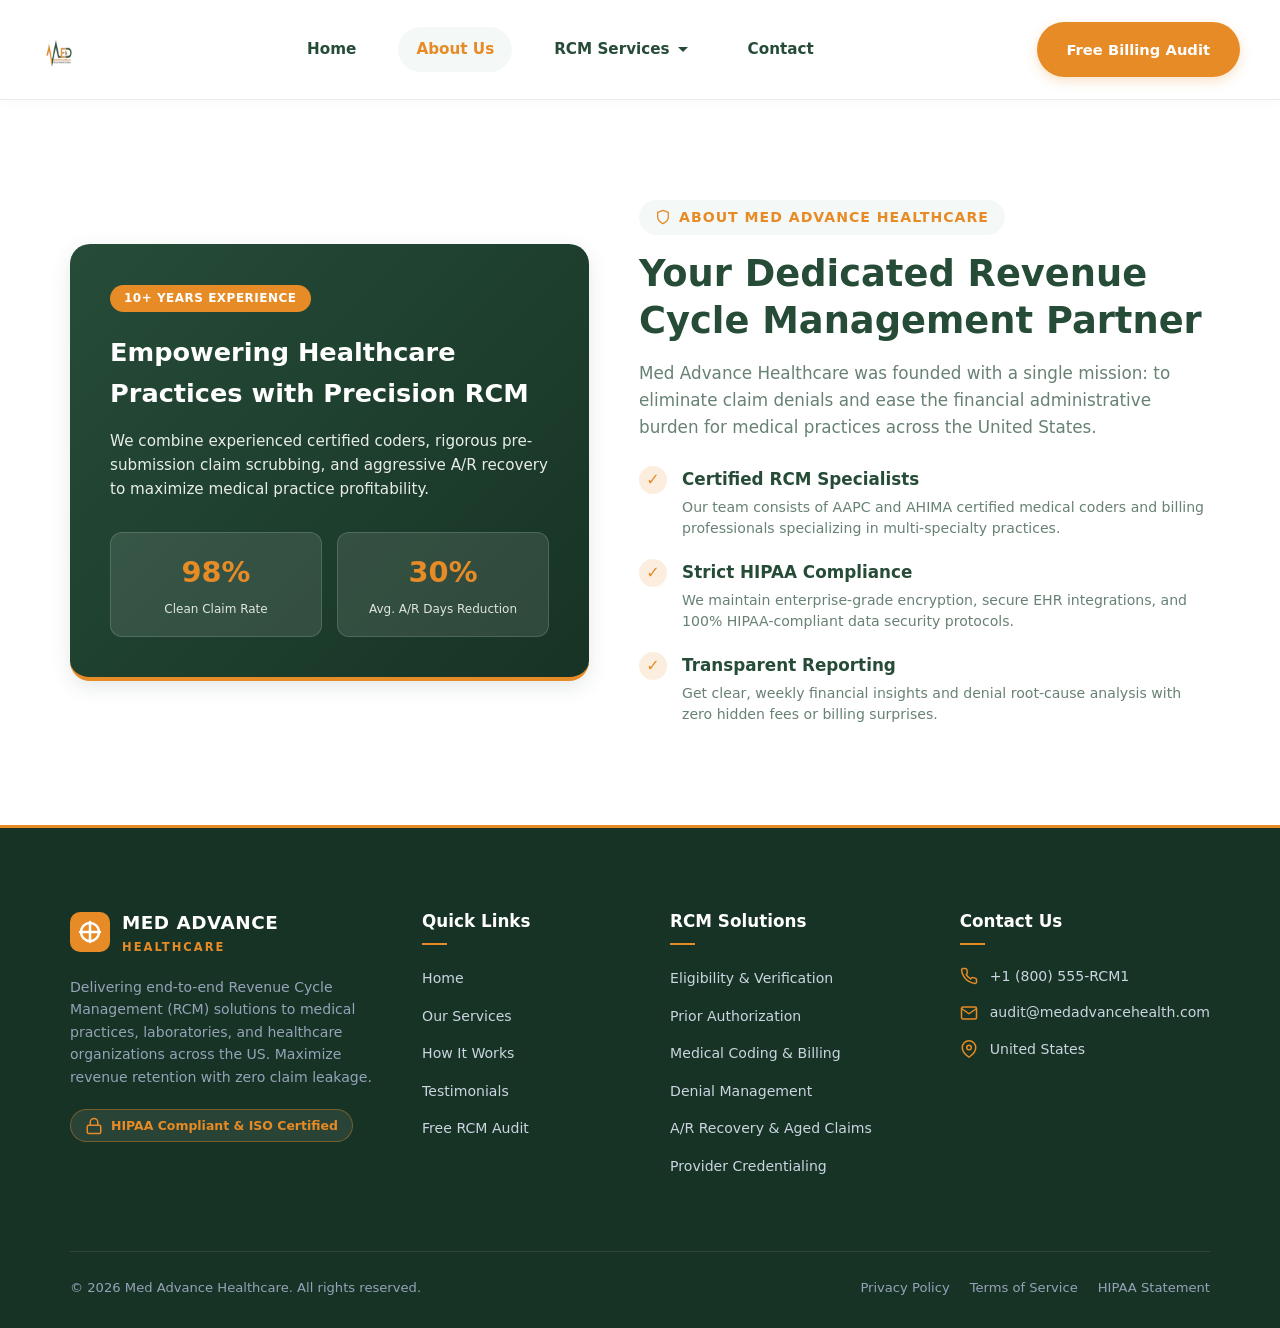
<file: about.html>
<!DOCTYPE html>
<!-- ==========================================================================
     About Us Page - Med Advance Healthcare
     ========================================================================== -->
<html lang="en">
<head>
  <meta charset="UTF-8">
  <meta name="viewport" content="width=device-width, initial-scale=1.0">
  <title>About Us - Med Advance Healthcare</title>
  <link rel="stylesheet" href="style.css">
</head>
<body>

  <!-- HEADER & NAVIGATION -->
  <header class="main-header" id="mainHeader">
    <div class="container header-content">
      
      <!-- BRANDING LOGO -->
      <a href="index.html#home" class="brand-logo" aria-label="Med Advance Healthcare Home">
        <img src="/logo-removebg-preview.png" alt="Med Advance Healthcare Logo"> 
      </a>

      <!-- DESKTOP NAVIGATION -->
      <nav class="desktop-nav">
        <ul class="nav-links">
          <li><a href="index.html#home" class="nav-link">Home</a></li>
          <li><a href="about.html" class="nav-link active">About Us</a></li>
          <li class="dropdown">
            <a href="index.html#services" class="nav-link">RCM Services <span class="arrow-down"></span></a>
            <ul class="dropdown-menu">
              <li><a href="index.html#eligibility">Eligibility & Benefits</a></li>
              <li><a href="index.html#coding">Medical Coding & Billing</a></li>
              <li><a href="index.html#denials">Denial Management</a></li>
              <li><a href="index.html#ar-recovery">A/R Recovery</a></li>
            </ul>
          </li>
          <li><a href="index.html#contact" class="nav-link">Contact</a></li>
        </ul>
      </nav>

      <!-- CALL TO ACTION & MOBILE TOGGLE BUTTON -->
      <div class="header-actions">
        <a href="index.html#contact" class="btn btn-primary">Free Billing Audit</a>
        <button class="mobile-toggle" id="mobileToggle" aria-label="Toggle Navigation">
          <span class="bar"></span>
          <span class="bar"></span>
          <span class="bar"></span>
        </button>
      </div>
    </div>

    <!-- MOBILE DRAWER NAVIGATION MENU (Added to fix mobile menu toggle) -->
    <div class="mobile-nav-drawer" id="mobileDrawer">
      <div class="drawer-header">
        <span class="drawer-title">Menu</span>
        <button class="drawer-close" id="drawerCloseBtn" aria-label="Close Navigation">&times;</button>
      </div>
      <nav class="mobile-nav-links">
        <a href="index.html#home" class="mobile-link">Home</a>
        <a href="about.html" class="mobile-link active">About Us</a>
        <a href="index.html#services" class="mobile-link">RCM Services</a>
        <a href="index.html#contact" class="mobile-link">Contact</a>
        <a href="portal.html" class="mobile-link">Client Portal</a>
        <a href="index.html#contact" class="btn btn-primary drawer-btn">Free Billing Audit</a>
      </nav>
    </div>
  </header>

  <!-- ABOUT US MAIN CONTENT SECTION -->
  <section class="about-section" id="about">
    <div class="container">
      <div class="about-grid">
        
        <!-- Left: Brand Visual & Stats Box -->
        <div class="about-visual">
          <div class="about-card-hero">
            <div class="badge-gold">10+ Years Experience</div>
            <h3>Empowering Healthcare Practices with Precision RCM</h3>
            <p>We combine experienced certified coders, rigorous pre-submission claim scrubbing, and aggressive A/R recovery to maximize medical practice profitability.</p>
            
            <div class="about-stats-grid">
              <div class="stat-box">
                <span class="stat-num">98%</span>
                <span class="stat-lbl">Clean Claim Rate</span>
              </div>
              <div class="stat-box">
                <span class="stat-num">30%</span>
                <span class="stat-lbl">Avg. A/R Days Reduction</span>
              </div>
            </div>
          </div>
        </div>

        <!-- Right: Narrative & Highlights -->
        <div class="about-content">
          <div class="sub-heading">
            <svg width="16" height="16" viewBox="0 0 24 24" fill="none" stroke="currentColor" stroke-width="2" stroke-linecap="round" stroke-linejoin="round"><path d="M12 22s8-4 8-10V5l-8-3-8 3v7c0 6 8 10 8 10z"/></svg>
            About Med Advance Healthcare
          </div>
          <h2 class="section-title">Your Dedicated Revenue Cycle Management Partner</h2>
          <p class="section-description">
            Med Advance Healthcare was founded with a single mission: to eliminate claim denials and ease the financial administrative burden for medical practices across the United States.
          </p>

          <div class="about-features-list">
            <div class="about-feature">
              <div class="feature-icon">✓</div>
              <div>
                <h4>Certified RCM Specialists</h4>
                <p>Our team consists of AAPC and AHIMA certified medical coders and billing professionals specializing in multi-specialty practices.</p>
              </div>
            </div>

            <div class="about-feature">
              <div class="feature-icon">✓</div>
              <div>
                <h4>Strict HIPAA Compliance</h4>
                <p>We maintain enterprise-grade encryption, secure EHR integrations, and 100% HIPAA-compliant data security protocols.</p>
              </div>
            </div>

            <div class="about-feature">
              <div class="feature-icon">✓</div>
              <div>
                <h4>Transparent Reporting</h4>
                <p>Get clear, weekly financial insights and denial root-cause analysis with zero hidden fees or billing surprises.</p>
              </div>
            </div>
          </div>
        </div>

      </div>
    </div>
  </section>

  <!-- FOOTER SECTION -->
  <footer class="site-footer">
    <div class="container">
      
      <!-- Top Footer Grid -->
      <div class="footer-grid">

        <!-- Column 1: Company Info -->
        <div class="footer-col brand-col">
          <div class="footer-logo">
            <div class="logo-symbol">
              <svg width="24" height="24" viewBox="0 0 24 24" fill="none" stroke="currentColor" stroke-width="2.5" stroke-linecap="round" stroke-linejoin="round"><path d="M12 2v20M2 12h20"/><circle cx="12" cy="12" r="9"/></svg>
            </div>
            <div class="logo-text">
              <span class="brand-med">MED ADVANCE</span>
              <span class="brand-sub">HEALTHCARE</span>
            </div>
          </div>
          <p class="footer-about">
            Delivering end-to-end Revenue Cycle Management (RCM) solutions to medical practices, laboratories, and healthcare organizations across the US. Maximize revenue retention with zero claim leakage.
          </p>
          <div class="hipaa-badge">
            <svg width="18" height="18" viewBox="0 0 24 24" fill="none" stroke="currentColor" stroke-width="2" stroke-linecap="round" stroke-linejoin="round"><rect x="3" y="11" width="18" height="11" rx="2" ry="2"/><path d="M7 11V7a5 5 0 0 1 10 0v4"/></svg>
            <span>HIPAA Compliant & ISO Certified</span>
          </div>
        </div>

        <!-- Column 2: Quick Links -->
        <div class="footer-col">
          <h4 class="footer-heading">Quick Links</h4>
          <ul class="footer-links">
            <li><a href="index.html#home">Home</a></li>
            <li><a href="index.html#services">Our Services</a></li>
            <li><a href="index.html#process">How It Works</a></li>
            <li><a href="index.html#testimonials">Testimonials</a></li>
            <li><a href="index.html#contact">Free RCM Audit</a></li>
          </ul>
        </div>

        <!-- Column 3: RCM Services -->
        <div class="footer-col">
          <h4 class="footer-heading">RCM Solutions</h4>
          <ul class="footer-links">
            <li><a href="index.html#services">Eligibility & Verification</a></li>
            <li><a href="index.html#services">Prior Authorization</a></li>
            <li><a href="index.html#services">Medical Coding & Billing</a></li>
            <li><a href="index.html#services">Denial Management</a></li>
            <li><a href="index.html#services">A/R Recovery & Aged Claims</a></li>
            <li><a href="index.html#services">Provider Credentialing</a></li>
          </ul>
        </div>

        <!-- Column 4: Contact Info -->
        <div class="footer-col">
          <h4 class="footer-heading">Contact Us</h4>
          <ul class="footer-contact">
            <li>
              <svg width="18" height="18" viewBox="0 0 24 24" fill="none" stroke="currentColor" stroke-width="2" stroke-linecap="round" stroke-linejoin="round"><path d="M22 16.92v3a2 2 0 0 1-2.18 2 19.79 19.79 0 0 1-8.63-3.07 19.5 19.5 0 0 1-6-6 19.79 19.79 0 0 1-3.07-8.67A2 2 0 0 1 4.11 2h3a2 2 0 0 1 2 1.72 12.84 12.84 0 0 0 .7 2.81 2 2 0 0 1-.45 2.11L8.09 9.91a16 16 0 0 0 6 6l1.27-1.27a2 2 0 0 1 2.11-.45 12.84 12.84 0 0 0 2.81.7A2 2 0 0 1 22 16.92z"/></svg>
              <span>+1 (800) 555-RCM1</span>
            </li>
            <li>
              <svg width="18" height="18" viewBox="0 0 24 24" fill="none" stroke="currentColor" stroke-width="2" stroke-linecap="round" stroke-linejoin="round"><path d="M4 4h16c1.1 0 2 .9 2 2v12c0 1.1-.9 2-2 2H4c-1.1 0-2-.9-2-2V6c0-1.1.9-2 2-2z"/><polyline points="22,6 12,13 2,6"/></svg>
              <span>audit@medadvancehealth.com</span>
            </li>
            <li>
              <svg width="18" height="18" viewBox="0 0 24 24" fill="none" stroke="currentColor" stroke-width="2" stroke-linecap="round" stroke-linejoin="round"><path d="M21 10c0 7-9 13-9 13s-9-6-9-13a9 9 0 0 1 18 0z"/><circle cx="12" cy="10" r="3"/></svg>
              <span>United States</span>
            </li>
          </ul>
        </div>

      </div>

      <!-- Bottom Footer Bar -->
      <div class="footer-bottom">
        <p class="copyright">
          &copy; <span id="current-year"></span> Med Advance Healthcare. All rights reserved.
        </p>
        <div class="legal-links">
          <a href="#">Privacy Policy</a>
          <a href="#">Terms of Service</a>
          <a href="#">HIPAA Statement</a>
        </div>
      </div>

    </div>
  </footer>

  <!-- SCRIPT LINK (Required for mobile menu interaction & copyright year) -->
  <script src="script.js"></script>

</body>
</html>
</file>
<file: style.css>
/* ==========================================================================
   Med Advance Healthcare - Root Variables (Logo Matched)
   ========================================================================= */
:root {
  /* EXACT LOGO MATCHED COLORS */
  --logo-green: #264C38;  /* Deep Forest Green (from ED, base of A) */
  --logo-gold: #E68B25;   /* Warm Golden-Orange (from large A, Advance text) */
  
  /* SYSTEM COLORS & SHADES */
  --white: #ffffff;
  --light-green-bg: #F4F8F6; /* Subtle green-tinted off-white for background variations */
  --text-dark: var(--logo-green); /* Use the logo green for primary text */
  --text-light: rgba(38, 76, 56, 0.7); /* Lighter version of logo green */
  
  /* LAYOUT & DECORATION */
  --header-height-base: 100px;
  --header-height-scrolled: 75px;
  --shadow-sm: 0 2px 10px rgba(38, 76, 56, 0.08); /* Green tinted shadow */
  --shadow-md: 0 6px 20px rgba(38, 76, 56, 0.12); /* Green tinted shadow */
  --border-color: rgba(38, 76, 56, 0.1); /* Green tinted border */
  --transition: all 0.3s cubic-bezier(0.4, 0, 0.2, 1);
  --font-family: 'Inter', system-ui, -apple-system, sans-serif;
}

/* Smooth Scroll Behavior across the entire page */
html {
  scroll-behavior: smooth;
}

/* Optional: Offset for fixed header/navigation so titles aren't hidden under the navbar */
section {
  scroll-margin-top: 80px; /* Adjust this value to match your navbar height */
}

/* ==========================================================================
   1. Reset & Base Styles
   ========================================================================= */
* {
  margin: 0;
  padding: 0;
  box-sizing: border-box;
}

body {
  font-family: var(--font-family);
  color: var(--text-dark);
  background-color: var(--white);
  line-height: 1.6;
}

.container {
  width: 100%;
  max-width: 1200px;
  margin: 0 auto;
  padding: 0 30px;
}

/* ==========================================================================
   2. Main Sticky Header
   ========================================================================= */
.main-header {
  position: fixed;
  top: 0;
  left: 0;
  width: 100%;
  height: var(--header-height-base);
  background-color: var(--white);
  border-bottom: 1px solid var(--border-color);
  z-index: 1000;
  display: flex;
  align-items: center;
  transition: var(--transition);
}

/* Scrolled State */
.main-header.scrolled {
  height: var(--header-height-scrolled);
  box-shadow: var(--shadow-md);
  border-bottom: none;
}

.header-content {
  display: flex;
  align-items: center;
  justify-content: space-between;
}

/* ==========================================================================
   3. Logo / Branding Block (Matches Image Style)
   ========================================================================= */
.brand-logo {
  display: block;
  text-decoration: none;
}

/* Styling for actual image file if used */
.brand-logo img {
  display: block;
  max-height: 90px; /* Example, adjust as needed */
  transition: max-height 0.3s ease;
}

.main-header.scrolled .brand-logo img {
  max-height: 70px;
}

/* Styling for fallback text, visual match to logo image */
.logo-text-wrapper {
  display: inline-block;
  line-height: 1.1;
  position: relative;
  font-family: 'Times New Roman', Times, serif; /* Serifs match logo text style */
}

.logo-M {
  font-size: 55px;
  font-weight: 800;
  color: var(--logo-gold);
  transform: skewX(-15deg); /* Emulate the skewed A shape for 'M' */
  position: absolute;
  left: -5px;
  top: -15px;
}

.logo-ED {
  font-size: 38px;
  font-weight: 800;
  color: var(--logo-green);
  padding-left: 28px;
  display: block;
}

.brand-logo .tagline {
  display: block;
  font-family: var(--font-family); /* Cleaner font for tagline */
  font-size: 11px;
  font-weight: 700;
  color: var(--logo-gold);
  letter-spacing: 0.5px;
  margin-top: -3px;
  padding-left: 1px;
}

/* Adjust logo on scroll */
.main-header.scrolled .logo-M { font-size: 42px; top: -12px; }
.main-header.scrolled .logo-ED { font-size: 30px; padding-left: 22px; }
.main-header.scrolled .tagline { font-size: 9px; }


/* ==========================================================================
   4. Desktop Navigation
   ========================================================================= */
.desktop-nav {
  display: flex;
  align-items: center;
}

.nav-links {
  display: flex;
  list-style: none;
  gap: 15px;
}

.nav-link {
  text-decoration: none;
  color: var(--text-dark); /* Use green as default */
  font-size: 0.95rem;
  font-weight: 600;
  padding: 10px 18px;
  border-radius: 50px;
  transition: var(--transition);
  display: flex;
  align-items: center;
}

/* Gold active / hover states */
.nav-link:hover,
.nav-link.active {
  color: var(--logo-gold);
  background-color: var(--light-green-bg); /* Use light green for subtle contrast */
}

/* Dropdown Menu styling */
.dropdown {
  position: relative;
}

.arrow-down {
  display: inline-block;
  width: 0; height: 0;
  margin-left: 8px;
  border-left: 5px solid transparent;
  border-right: 5px solid transparent;
  border-top: 5px solid var(--text-dark); /* Match green */
  transition: transform 0.3s ease;
}

.nav-link:hover .arrow-down,
.nav-link.active .arrow-down {
  border-top-color: var(--logo-gold);
}

.dropdown-menu {
  position: absolute;
  top: 100%;
  left: 50%;
  transform: translateX(-50%) translateY(15px);
  width: 240px;
  background-color: var(--white);
  border-radius: 12px;
  box-shadow: var(--shadow-md);
  border: 1px solid var(--border-color);
  padding: 12px;
  list-style: none;
  opacity: 0;
  visibility: hidden;
  transition: var(--transition);
  margin-top: 10px;
}

/* Show dropdown on hover */
.dropdown:hover .dropdown-menu {
  opacity: 1;
  visibility: visible;
  transform: translateX(-50%) translateY(0);
}

.dropdown-menu a {
  display: block;
  padding: 12px 18px;
  text-decoration: none;
  color: var(--text-dark);
  font-size: 0.9rem;
  font-weight: 500;
  border-radius: 8px;
  transition: var(--transition);
}

.dropdown-menu a:hover {
  background-color: var(--light-green-bg);
  color: var(--logo-gold);
}

/* ==========================================================================
   5. Call to Action Buttons
   ========================================================================= */
.header-actions {
  display: flex;
  align-items: center;
  gap: 15px;
}

.btn {
  display: inline-block;
  padding: 14px 28px;
  font-size: 0.92rem;
  font-weight: 700;
  text-decoration: none;
  border-radius: 50px;
  transition: var(--transition);
  border: 2px solid transparent;
  cursor: pointer;
}

.btn-primary {
  background-color: var(--logo-gold); /* Gold primary color for CTA */
  color: var(--white);
  box-shadow: 0 4px 12px rgba(230, 139, 37, 0.25); /* Gold shadow */
}

.btn-primary:hover {
  transform: translateY(-2px);
  box-shadow: 0 6px 18px rgba(230, 139, 37, 0.4);
}

/* Utility for mobile drawer buttons */
.w-100 { width: 100%; text-align: center; }

/* ==========================================================================
   6. Mobile Menu UI (Toggle & Drawer)
   ========================================================================= */
.mobile-toggle {
  display: none; /* Hidden on desktop */
  flex-direction: column;
  justify-content: space-between;
  width: 32px;
  height: 22px;
  background: transparent;
  border: none;
  cursor: pointer;
}

.mobile-toggle .bar {
  display: block;
  width: 100%;
  height: 3px;
  background-color: var(--logo-green); /* Use logo green for the burger */
  border-radius: 3px;
  transition: var(--transition);
}

/* Mobile Drawer */
.mobile-drawer {
  position: fixed;
  top: 0;
  right: -340px; /* Initially hidden */
  width: 340px;
  height: 100vh;
  background-color: var(--white);
  z-index: 2000;
  box-shadow: var(--shadow-md);
  transition: transform 0.4s cubic-bezier(0.77, 0, 0.175, 1);
  display: flex;
  flex-direction: column;
}

.mobile-drawer.open {
  transform: translateX(-340px);
}

.drawer-header {
  padding: 30px;
  border-bottom: 1px solid var(--border-color);
  display: flex;
  align-items: center;
  justify-content: space-between;
}

.drawer-title {
  font-size: 1.25rem;
  font-weight: 700;
  color: var(--logo-green);
}

.drawer-close {
  background: transparent;
  border: none;
  font-size: 2.2rem;
  line-height: 1;
  color: var(--text-light); /* Green-tinted */
  cursor: pointer;
}

.drawer-content {
  padding: 40px 30px;
  display: flex;
  flex-direction: column;
  flex-grow: 1;
  justify-content: space-between;
}

.mobile-links {
  list-style: none;
  display: flex;
  flex-direction: column;
  gap: 15px;
}

.mobile-link {
  display: block;
  padding: 18px 25px;
  text-decoration: none;
  color: var(--logo-green); /* Green */
  font-weight: 600;
  font-size: 1.1rem;
  border-radius: 12px;
  transition: var(--transition);
}

.mobile-link.active,
.mobile-link:hover {
  background-color: var(--light-green-bg);
  color: var(--logo-gold);
}

/* Mobile Overlay background */
.drawer-overlay {
  position: fixed;
  top: 0;
  left: 0;
  width: 100vw;
  height: 100vh;
  background-color: rgba(38, 76, 56, 0.3); /* Transparent Green overlay */
  z-index: 1500;
  opacity: 0;
  visibility: hidden;
  transition: var(--transition);
}

.drawer-overlay.active {
  opacity: 1;
  visibility: visible;
}

/* ==========================================================================
   7. Responsive Media Queries
   ========================================================================= */
/* Table/Large Mobile Breakpoint */
@media (max-width: 1024px) {
  :root {
    --header-height-base: 85px;
  }
  
  .desktop-nav {
    display: none; /* Hide desktop nav */
  }
  
  .mobile-toggle {
    display: flex; /* Show hamburger */
  }
}

/* Smaller Mobile Breakpoint */
@media (max-width: 640px) {
  .header-actions .btn {
    display: none; /* Hide primary CTA in very narrow mobile, show in drawer */
  }
  
  .logo-text-wrapper .logo-M { font-size: 45px; top: -13px; }
  .logo-text-wrapper .logo-ED { font-size: 32px; padding-left: 24px; }
  
  .mobile-drawer {
    width: 290px;
    right: -290px;
  }
  .mobile-drawer.open {
    transform: translateX(-290px);
  }
}


/* ==========================================================================
   Hero Section Styles (Matching Med Advance Logo Palette)
   ========================================================================== */
.hero-section {
  position: relative;
  padding: calc(var(--header-height-base) + 40px) 0 80px 0;
  background: linear-gradient(135deg, #ffffff 0%, var(--light-green-bg) 100%);
  overflow: hidden;
}

.hero-bg-pattern {
  position: absolute;
  top: 0;
  left: 0;
  width: 100%;
  height: 100%;
  background-image: radial-gradient(var(--logo-green) 0.5px, transparent 0.5px);
  background-size: 24px 24px;
  opacity: 0.05;
  pointer-events: none;
}

.hero-container {
  display: grid;
  grid-template-columns: 1.1fr 0.9fr;
  gap: 40px;
  align-items: center;
  position: relative;
  z-index: 2;
}

/* Badge */
.hero-badge {
  display: inline-flex;
  align-items: center;
  gap: 8px;
  padding: 6px 16px;
  background-color: var(--light-green-bg);
  border: 1px solid rgba(38, 76, 56, 0.15);
  border-radius: 50px;
  color: var(--logo-green);
  font-size: 0.85rem;
  font-weight: 700;
  margin-bottom: 20px;
}

.hero-badge i {
  color: var(--logo-gold);
}

/* Titles & Text */
.hero-title {
  font-size: 2.8rem;
  font-weight: 800;
  color: var(--logo-green);
  line-height: 1.25;
  margin-bottom: 20px;
}

.text-gold {
  color: var(--logo-gold);
}

.hero-subtitle {
  font-size: 1.1rem;
  color: var(--text-dark);
  opacity: 0.9;
  line-height: 1.7;
  margin-bottom: 25px;
}

/* Feature Checkmarks */
.hero-features {
  list-style: none;
  display: flex;
  flex-wrap: wrap;
  gap: 18px;
  margin-bottom: 35px;
}

.hero-features li {
  display: flex;
  align-items: center;
  gap: 8px;
  font-weight: 600;
  font-size: 0.95rem;
  color: var(--logo-green);
}

.hero-features i {
  color: var(--logo-gold);
}

/* CTA Group */
.hero-cta-group {
  display: flex;
  align-items: center;
  gap: 16px;
  margin-bottom: 45px;
}

.btn-lg {
  padding: 16px 32px;
  font-size: 1rem;
}

.btn-gold {
  background-color: var(--logo-gold);
  color: var(--white);
  box-shadow: 0 6px 18px rgba(230, 139, 37, 0.3);
}

.btn-gold:hover {
  background-color: #d17a1d;
  color: var(--white);
  transform: translateY(-2px);
}

.btn-outline-green {
  background-color: transparent;
  color: var(--logo-green);
  border: 2px solid var(--logo-green);
}

.btn-outline-green:hover {
  background-color: var(--logo-green);
  color: var(--white);
}

/* Counter / Stats Grid */
.hero-stats {
  display: grid;
  grid-template-columns: repeat(3, 1fr);
  gap: 20px;
  padding-top: 25px;
  border-top: 1px solid var(--border-color);
}

.stat-card {
  display: flex;
  flex-wrap: wrap;
  align-items: baseline;
}

.stat-number {
  font-size: 2rem;
  font-weight: 800;
  color: var(--logo-green);
  line-height: 1;
}

.stat-unit {
  font-size: 1.2rem;
  font-weight: 800;
  color: var(--logo-gold);
}

.stat-label {
  width: 100%;
  font-size: 0.82rem;
  font-weight: 600;
  color: var(--text-light);
  margin-top: 4px;
}

/* ==========================================================================
   Hero Visual / Interactive RCM Card
   ========================================================================== */
.hero-visual {
  position: relative;
}

.rcm-card {
  background: var(--white);
  border-radius: 20px;
  padding: 30px;
  box-shadow: var(--shadow-md);
  border: 1px solid var(--border-color);
}

.rcm-card-header {
  display: flex;
  align-items: center;
  gap: 15px;
  margin-bottom: 25px;
}

.card-icon {
  width: 50px;
  height: 50px;
  background-color: var(--light-green-bg);
  border-radius: 12px;
  display: flex;
  align-items: center;
  justify-content: center;
  color: var(--logo-green);
  font-size: 1.4rem;
}

.rcm-card-header h4 {
  color: var(--logo-green);
  font-size: 1.1rem;
  font-weight: 700;
}

.rcm-card-header p {
  color: var(--text-light);
  font-size: 0.82rem;
}

/* Metric Bars */
.metric-row {
  margin-bottom: 18px;
}

.metric-row span {
  font-size: 0.85rem;
  font-weight: 600;
  color: var(--logo-green);
}

.progress-bar-wrap {
  height: 8px;
  background-color: #e2e8f0;
  border-radius: 10px;
  overflow: hidden;
  margin: 6px 0;
}

.progress-bar {
  height: 100%;
  background-color: var(--logo-green);
  border-radius: 10px;
}

.progress-bar.progress-gold {
  background-color: var(--logo-gold);
}

.metric-value {
  font-size: 0.8rem !important;
  color: var(--logo-gold) !important;
  font-weight: 700 !important;
}

/* Highlight Box */
.rcm-highlight-box {
  margin-top: 25px;
  background: linear-gradient(135deg, var(--logo-green) 0%, #1a3627 100%);
  padding: 20px;
  border-radius: 14px;
  color: var(--white);
  display: flex;
  justify-content: space-between;
  align-items: center;
}

.highlight-title {
  display: block;
  font-size: 0.8rem;
  text-transform: uppercase;
  letter-spacing: 0.5px;
  opacity: 0.85;
}

.highlight-amount {
  display: block;
  font-size: 1.6rem;
  font-weight: 800;
  color: var(--logo-gold);
}

.highlight-amount small {
  font-size: 0.8rem;
  color: var(--white);
  font-weight: 400;
}

.highlight-icon {
  font-size: 2rem;
  color: rgba(255, 255, 255, 0.2);
}

.rcm-card-footer {
  margin-top: 20px;
  text-align: center;
  font-size: 0.8rem;
  color: var(--text-light);
  font-weight: 600;
}

.rcm-card-footer i {
  color: var(--logo-green);
}

/* Responsive adjustments */
@media (max-width: 992px) {
  .hero-container {
    grid-template-columns: 1fr;
    text-align: center;
  }

  .hero-badge, .hero-features {
    justify-content: center;
  }

  .hero-cta-group {
    justify-content: center;
  }

  .hero-title {
    font-size: 2.2rem;
  }
}

@media (max-width: 576px) {
  .hero-cta-group {
    flex-direction: column;
  }

  .btn-lg {
    width: 100%;
    justify-content: center;
  }

  .hero-stats {
    grid-template-columns: 1fr;
    gap: 15px;
  }
}

/* ==========================================================================
   Services Section Styles (Matching Med Advance Branding)
   ========================================================================== */
.services-section {
  padding: 100px 0;
  background-color: #ffffff;
}

/* Section Heading */
.text-center {
  text-align: center;
}

.section-header {
  max-width: 750px;
  margin: 0 auto 60px auto;
}

.sub-heading {
  display: inline-flex;
  align-items: center;
  gap: 8px;
  font-size: 0.88rem;
  font-weight: 700;
  color: var(--logo-gold);
  text-transform: uppercase;
  letter-spacing: 1px;
  background-color: var(--light-green-bg);
  padding: 6px 16px;
  border-radius: 50px;
  margin-bottom: 15px;
}

.section-title {
  font-size: 2.3rem;
  font-weight: 800;
  color: var(--logo-green);
  line-height: 1.3;
  margin-bottom: 15px;
}

.section-description {
  font-size: 1.05rem;
  color: var(--text-light);
  line-height: 1.6;
}

/* Services Grid Layout */
.services-grid {
  display: grid;
  grid-template-columns: repeat(3, 1fr);
  gap: 30px;
}

/* Service Card Component */
.service-card {
  position: relative;
  background: var(--white);
  border: 1px solid var(--border-color);
  border-radius: 16px;
  padding: 35px 30px;
  transition: var(--transition);
  display: flex;
  flex-direction: column;
}

.service-card:hover {
  transform: translateY(-8px);
  box-shadow: var(--shadow-md);
  border-color: rgba(38, 76, 56, 0.2);
}

/* Highlighted Main Card */
.service-card.highlight-card {
  border-color: var(--logo-gold);
  background: linear-gradient(180deg, #ffffff 0%, var(--light-green-bg) 100%);
  box-shadow: var(--shadow-sm);
}

.card-badge {
  position: absolute;
  top: 20px;
  right: 20px;
  background-color: var(--logo-gold);
  color: var(--white);
  font-size: 0.72rem;
  font-weight: 700;
  padding: 4px 12px;
  border-radius: 50px;
  text-transform: uppercase;
  letter-spacing: 0.5px;
}

/* Icon Box */
.service-icon {
  width: 60px;
  height: 60px;
  background-color: var(--light-green-bg);
  color: var(--logo-green);
  border-radius: 14px;
  display: flex;
  align-items: center;
  justify-content: center;
  font-size: 1.6rem;
  margin-bottom: 24px;
  transition: var(--transition);
}

.service-card:hover .service-icon {
  background-color: var(--logo-green);
  color: var(--white);
}

.service-icon.gold-icon {
  background-color: rgba(230, 139, 37, 0.12);
  color: var(--logo-gold);
}

.service-card:hover .service-icon.gold-icon {
  background-color: var(--logo-gold);
  color: var(--white);
}

/* Card Content */
.service-title {
  font-size: 1.25rem;
  font-weight: 700;
  color: var(--logo-green);
  margin-bottom: 12px;
}

.service-text {
  font-size: 0.92rem;
  color: var(--text-light);
  line-height: 1.6;
  margin-bottom: 20px;
  flex-grow: 1;
}

/* List inside Cards */
.service-list {
  list-style: none;
  margin-bottom: 25px;
  border-top: 1px dashed var(--border-color);
  padding-top: 15px;
}

.service-list li {
  font-size: 0.85rem;
  font-weight: 600;
  color: var(--logo-green);
  margin-bottom: 8px;
  display: flex;
  align-items: center;
  gap: 8px;
}

.service-list i {
  color: var(--logo-gold);
  font-size: 0.8rem;
}

/* Service Card Links */
.service-link {
  display: inline-flex;
  align-items: center;
  gap: 8px;
  font-size: 0.92rem;
  font-weight: 700;
  color: var(--logo-green);
  text-decoration: none;
  transition: var(--transition);
  margin-top: auto;
}

.service-link:hover {
  color: var(--logo-gold);
  gap: 12px;
}

.service-link.gold-link {
  color: var(--logo-gold);
}

.service-link.gold-link:hover {
  color: var(--logo-green);
}

/* Responsive Grid Adjustments */
@media (max-width: 1024px) {
  .services-grid {
    grid-template-columns: repeat(2, 1fr);
  }
}

@media (max-width: 640px) {
  .services-grid {
    grid-template-columns: 1fr;
  }

  .section-title {
    font-size: 1.8rem;
  }
}

/* ==========================================================================
   Why Choose Us / Workflow Process Section
   ========================================================================== */
.process-section {
  padding: 100px 0;
  background-color: var(--light-green-bg);
  position: relative;
}

/* Process Grid */
.process-grid {
  display: grid;
  grid-template-columns: repeat(4, 1fr);
  gap: 24px;
  margin-bottom: 60px;
}

.process-card {
  position: relative;
  background: var(--white);
  border-radius: 16px;
  padding: 35px 25px 30px 25px;
  border: 1px solid var(--border-color);
  transition: var(--transition);
  display: flex;
  flex-direction: column;
}

.process-card:hover {
  transform: translateY(-8px);
  box-shadow: var(--shadow-md);
  border-color: var(--logo-gold);
}

/* Step Badge Number */
.step-number {
  position: absolute;
  top: 20px;
  right: 20px;
  font-size: 1.8rem;
  font-weight: 800;
  color: var(--logo-gold);
  opacity: 0.3;
  line-height: 1;
}

.process-card:hover .step-number {
  opacity: 1;
}

/* Process Icon */
.process-icon {
  width: 54px;
  height: 54px;
  background-color: var(--light-green-bg);
  color: var(--logo-green);
  border-radius: 12px;
  display: flex;
  align-items: center;
  justify-content: center;
  margin-bottom: 20px;
  transition: var(--transition);
}

.process-card:hover .process-icon {
  background-color: var(--logo-green);
  color: var(--white);
}

.process-title {
  font-size: 1.15rem;
  font-weight: 700;
  color: var(--logo-green);
  margin-bottom: 12px;
  line-height: 1.3;
}

.process-text {
  font-size: 0.88rem;
  color: var(--text-light);
  line-height: 1.6;
}

/* Bottom Banner */
.process-banner {
  background: linear-gradient(135deg, var(--logo-green) 0%, #173325 100%);
  border-radius: 20px;
  padding: 40px 50px;
  display: flex;
  align-items: center;
  justify-content: space-between;
  gap: 30px;
  color: var(--white);
  box-shadow: var(--shadow-md);
}

.banner-content h3 {
  font-size: 1.5rem;
  font-weight: 700;
  margin-bottom: 6px;
  color: var(--white);
}

.banner-content p {
  font-size: 0.95rem;
  opacity: 0.9;
}

/* Responsive Grid Adjustments */
@media (max-width: 1024px) {
  .process-grid {
    grid-template-columns: repeat(2, 1fr);
  }
}

@media (max-width: 768px) {
  .process-banner {
    flex-direction: column;
    text-align: center;
    padding: 30px 25px;
  }
}

@media (max-width: 576px) {
  .process-grid {
    grid-template-columns: 1fr;
  }
}

/* ==========================================================================
   Contact & Interactive RCM Audit Request Section
   ========================================================================== */
.audit-contact-section {
  padding: 100px 0;
  background-color: #ffffff;
}

.audit-contact-grid {
  display: grid;
  grid-template-columns: 1fr 1.1fr;
  gap: 50px;
  align-items: start;
}

/* Left Column Styling */
.audit-info-box .section-title {
  margin-bottom: 15px;
}

.audit-info-box .section-description {
  margin-bottom: 30px;
}

/* Calculator Card */
.calculator-card {
  background-color: var(--light-green-bg);
  border: 1px solid rgba(38, 76, 56, 0.15);
  border-radius: 16px;
  padding: 28px;
  margin-bottom: 30px;
}

.calc-header h4 {
  font-size: 1.1rem;
  font-weight: 700;
  color: var(--logo-green);
  margin-bottom: 20px;
  border-bottom: 1px solid var(--border-color);
  padding-bottom: 10px;
}

.calc-group {
  margin-bottom: 20px;
}

.calc-label-row {
  display: flex;
  justify-content: space-between;
  align-items: center;
  margin-bottom: 8px;
}

.calc-label-row label {
  font-size: 0.88rem;
  font-weight: 600;
  color: var(--logo-green);
}

.calc-val-badge {
  background-color: var(--logo-green);
  color: var(--white);
  font-size: 0.82rem;
  font-weight: 700;
  padding: 3px 10px;
  border-radius: 50px;
}

.calc-group input[type="range"] {
  width: 100%;
  accent-color: var(--logo-gold);
  cursor: pointer;
}

.calc-result-box {
  background-color: var(--white);
  border-radius: 12px;
  padding: 18px;
  text-align: center;
  border: 1px dashed var(--logo-gold);
  margin-top: 10px;
}

.result-label {
  font-size: 0.82rem;
  font-weight: 600;
  color: var(--text-light);
  text-transform: uppercase;
  letter-spacing: 0.5px;
}

.result-amount {
  font-size: 1.7rem;
  font-weight: 800;
  color: var(--logo-gold);
  margin: 4px 0;
}

.result-subtext {
  font-size: 0.75rem;
  color: var(--text-light);
  font-style: italic;
}

/* Direct Contact Items */
.contact-details-list {
  display: flex;
  flex-direction: column;
  gap: 16px;
}

.detail-item {
  display: flex;
  align-items: center;
  gap: 14px;
}

.detail-icon {
  width: 42px;
  height: 42px;
  background-color: rgba(230, 139, 37, 0.12);
  color: var(--logo-gold);
  border-radius: 10px;
  display: flex;
  align-items: center;
  justify-content: center;
}

.detail-label {
  font-size: 0.78rem;
  color: var(--text-light);
  display: block;
}

.detail-val {
  font-size: 0.95rem;
  font-weight: 700;
  color: var(--logo-green);
  margin: 0;
}

/* Right Column Form Styling */
.audit-form-card {
  background-color: var(--white);
  border-radius: 20px;
  padding: 40px;
  box-shadow: 0 10px 40px rgba(0, 0, 0, 0.08);
  border: 1px solid var(--border-color);
}

.form-title {
  font-size: 1.6rem;
  font-weight: 800;
  color: var(--logo-green);
  margin-bottom: 6px;
}

.form-subtitle {
  font-size: 0.9rem;
  color: var(--text-light);
  margin-bottom: 25px;
}

.audit-form .form-group {
  margin-bottom: 18px;
}

.form-row {
  display: grid;
  grid-template-columns: 1fr 1fr;
  gap: 16px;
}

.audit-form label {
  display: block;
  font-size: 0.85rem;
  font-weight: 600;
  color: var(--logo-green);
  margin-bottom: 6px;
}

.audit-form input,
.audit-form select,
.audit-form textarea {
  width: 100%;
  padding: 12px 14px;
  border: 1px solid #d1d5db;
  border-radius: 8px;
  font-size: 0.92rem;
  color: #1f2937;
  background-color: #f9fafb;
  transition: var(--transition);
}

.audit-form input:focus,
.audit-form select:focus,
.audit-form textarea:focus {
  outline: none;
  border-color: var(--logo-green);
  background-color: var(--white);
  box-shadow: 0 0 0 3px rgba(38, 76, 56, 0.1);
}

.btn-full {
  width: 100%;
  justify-content: center;
  margin-top: 10px;
  padding: 14px 20px;
}

.privacy-note {
  display: flex;
  align-items: center;
  justify-content: center;
  gap: 6px;
  font-size: 0.78rem;
  color: var(--text-light);
  margin-top: 14px;
  text-align: center;
}

/* Success Message Styling */
.success-message {
  text-align: center;
  padding: 30px 20px;
}

.success-icon {
  width: 60px;
  height: 60px;
  background-color: var(--logo-green);
  color: var(--white);
  font-size: 1.8rem;
  border-radius: 50%;
  display: flex;
  align-items: center;
  justify-content: center;
  margin: 0 auto 20px auto;
}

.success-message h4 {
  font-size: 1.4rem;
  color: var(--logo-green);
  margin-bottom: 8px;
}

.success-message p {
  color: var(--text-light);
  font-size: 0.95rem;
}

/* Responsive Form Adjustments */
@media (max-width: 992px) {
  .audit-contact-grid {
    grid-template-columns: 1fr;
  }
}

@media (max-width: 576px) {
  .form-row {
    grid-template-columns: 1fr;
  }

  .audit-form-card {
    padding: 25px;
  }
}

/* ==========================================================================
   Testimonials Section
   ========================================================================== */
.testimonials-section {
  padding: 100px 0;
  background-color: var(--light-green-bg);
  position: relative;
}

.testimonials-grid {
  display: grid;
  grid-template-columns: repeat(3, 1fr);
  gap: 30px;
}

.testimonial-card {
  background: var(--white);
  border: 1px solid var(--border-color);
  border-radius: 16px;
  padding: 35px 30px;
  position: relative;
  display: flex;
  flex-direction: column;
  transition: var(--transition);
}

.testimonial-card:hover {
  transform: translateY(-8px);
  box-shadow: var(--shadow-md);
  border-color: rgba(38, 76, 56, 0.2);
}

/* Highlight Middle Card */
.testimonial-card.highlight-card {
  border-color: var(--logo-gold);
  background: linear-gradient(180deg, #ffffff 0%, #fef8f2 100%);
  box-shadow: var(--shadow-sm);
}

.quote-icon {
  color: var(--logo-green);
  opacity: 0.15;
  margin-bottom: 10px;
}

.quote-icon.gold-quote {
  color: var(--logo-gold);
  opacity: 0.25;
}

.star-rating {
  color: var(--logo-gold);
  font-size: 1.1rem;
  letter-spacing: 2px;
  margin-bottom: 15px;
}

.testimonial-text {
  font-size: 0.98rem;
  color: var(--logo-green);
  line-height: 1.65;
  font-style: italic;
  margin-bottom: 25px;
  flex-grow: 1;
}

.author-info {
  border-top: 1px dashed var(--border-color);
  padding-top: 15px;
}

.author-name {
  font-size: 1.05rem;
  font-weight: 700;
  color: var(--logo-green);
  margin-bottom: 2px;
}

.author-role {
  font-size: 0.85rem;
  color: var(--logo-gold);
  font-weight: 600;
  display: block;
}

/* Responsive Layout */
@media (max-width: 992px) {
  .testimonials-grid {
    grid-template-columns: repeat(2, 1fr);
  }
}

@media (max-width: 640px) {
  .testimonials-grid {
    grid-template-columns: 1fr;
  }
}

/* ==========================================================================
   Footer Section
   ========================================================================== */
.site-footer {
  background-color: #173325;
  color: #e2e8f0;
  padding: 80px 0 30px 0;
  border-top: 3px solid var(--logo-gold);
}

.footer-grid {
  display: grid;
  grid-template-columns: 1.5fr 1fr 1.2fr 1.2fr;
  gap: 40px;
  margin-bottom: 60px;
}

/* Brand Column */
.footer-logo {
  display: flex;
  align-items: center;
  gap: 12px;
  margin-bottom: 20px;
}

.footer-logo .logo-symbol {
  width: 40px;
  height: 40px;
  background-color: var(--logo-gold);
  color: var(--white);
  border-radius: 10px;
  display: flex;
  align-items: center;
  justify-content: center;
}

.footer-logo .brand-med {
  display: block;
  font-size: 1.15rem;
  font-weight: 800;
  color: var(--white);
  letter-spacing: 0.5px;
}

.footer-logo .brand-sub {
  display: block;
  font-size: 0.72rem;
  font-weight: 700;
  color: var(--logo-gold);
  letter-spacing: 2px;
}

.footer-about {
  font-size: 0.88rem;
  color: #94a3b8;
  line-height: 1.6;
  margin-bottom: 20px;
}

.hipaa-badge {
  display: inline-flex;
  align-items: center;
  gap: 8px;
  background-color: rgba(255, 255, 255, 0.08);
  border: 1px solid rgba(230, 139, 37, 0.4);
  color: var(--logo-gold);
  font-size: 0.78rem;
  font-weight: 600;
  padding: 6px 14px;
  border-radius: 50px;
}

/* Footer Headings & Links */
.footer-heading {
  font-size: 1.05rem;
  font-weight: 700;
  color: var(--white);
  margin-bottom: 20px;
  position: relative;
}

.footer-heading::after {
  content: '';
  display: block;
  width: 25px;
  height: 2px;
  background-color: var(--logo-gold);
  margin-top: 8px;
}

.footer-links, .footer-contact {
  list-style: none;
  padding: 0;
  margin: 0;
}

.footer-links li {
  margin-bottom: 12px;
}

.footer-links a {
  color: #cbd5e1;
  text-decoration: none;
  font-size: 0.88rem;
  transition: var(--transition);
}

.footer-links a:hover {
  color: var(--logo-gold);
  padding-left: 5px;
}

/* Footer Contact Info */
.footer-contact li {
  display: flex;
  align-items: center;
  gap: 12px;
  color: #cbd5e1;
  font-size: 0.88rem;
  margin-bottom: 14px;
}

.footer-contact svg {
  color: var(--logo-gold);
  flex-shrink: 0;
}

/* Bottom Bar */
.footer-bottom {
  border-top: 1px solid rgba(255, 255, 255, 0.1);
  padding-top: 25px;
  display: flex;
  justify-content: space-between;
  align-items: center;
  font-size: 0.82rem;
  color: #94a3b8;
}

.legal-links {
  display: flex;
  gap: 20px;
}

.legal-links a {
  color: #94a3b8;
  text-decoration: none;
  transition: var(--transition);
}

.legal-links a:hover {
  color: var(--white);
}

/* Responsive Footer */
@media (max-width: 992px) {
  .footer-grid {
    grid-template-columns: repeat(2, 1fr);
  }
}

@media (max-width: 576px) {
  .footer-grid {
    grid-template-columns: 1fr;
  }

  .footer-bottom {
    flex-direction: column;
    gap: 15px;
    text-align: center;
  }
}

/* ==========================================================================
   About Us Section Styling
   ========================================================================== */
.about-section {
  padding: 100px 0;
  background-color: var(--white);
}

.about-grid {
  display: grid;
  grid-template-columns: 1fr 1.1fr;
  gap: 50px;
  align-items: center;
}

.about-card-hero {
  background: linear-gradient(135deg, var(--logo-green) 0%, #173325 100%);
  border-radius: 20px;
  padding: 40px;
  color: var(--white);
  position: relative;
  box-shadow: var(--shadow-md);
  border-bottom: 4px solid var(--logo-gold);
}

.badge-gold {
  display: inline-block;
  background-color: var(--logo-gold);
  color: var(--white);
  font-size: 0.75rem;
  font-weight: 700;
  padding: 4px 14px;
  border-radius: 50px;
  text-transform: uppercase;
  letter-spacing: 0.5px;
  margin-bottom: 20px;
}

.about-card-hero h3 {
  font-size: 1.6rem;
  font-weight: 800;
  margin-bottom: 15px;
  color: var(--white);
}

.about-card-hero p {
  font-size: 0.95rem;
  opacity: 0.9;
  line-height: 1.6;
  margin-bottom: 30px;
}

.about-stats-grid {
  display: grid;
  grid-template-columns: 1fr 1fr;
  gap: 15px;
}

.stat-box {
  background: rgba(255, 255, 255, 0.1);
  border: 1px solid rgba(255, 255, 255, 0.15);
  padding: 16px;
  border-radius: 12px;
  text-align: center;
}

.stat-num {
  display: block;
  font-size: 1.8rem;
  font-weight: 800;
  color: var(--logo-gold);
}

.stat-lbl {
  font-size: 0.75rem;
  opacity: 0.85;
}

/* About Feature Bullet Points */
.about-features-list {
  display: flex;
  flex-direction: column;
  gap: 20px;
  margin-top: 25px;
}

.about-feature {
  display: flex;
  gap: 15px;
}

.feature-icon {
  width: 28px;
  height: 28px;
  background-color: rgba(230, 139, 37, 0.15);
  color: var(--logo-gold);
  border-radius: 50%;
  display: flex;
  align-items: center;
  justify-content: center;
  font-weight: 800;
  flex-shrink: 0;
}

.about-feature h4 {
  font-size: 1.05rem;
  font-weight: 700;
  color: var(--logo-green);
  margin-bottom: 4px;
}

.about-feature p {
  font-size: 0.88rem;
  color: var(--text-light);
  line-height: 1.5;
  margin: 0;
}

@media (max-width: 992px) {
  .about-grid {
    grid-template-columns: 1fr;
  }
}



/* ==========================================================================
   Header & Mobile Navigation Drawer Fix
   ========================================================================== */

/* Desktop view: Hide mobile drawer and toggle button by default */
.mobile-toggle,
.mobile-nav-drawer {
  display: none !important;
}

/* Header basic setup */
.main-header {
  position: sticky;
  top: 0;
  z-index: 1000;
  background-color: var(--white, #ffffff);
  border-bottom: 1px solid rgba(0, 0, 0, 0.08);
  box-shadow: 0 2px 10px rgba(0, 0, 0, 0.03);
}

.header-content {
  display: flex;
  align-items: center;
  justify-content: space-between;
  padding: 15px 0;
}

.brand-logo img {
  max-height: 45px;
  width: auto;
  display: block;
}

/* Desktop navigation links layout */
.desktop-nav .nav-links {
  display: flex;
  align-items: center;
  gap: 24px;
  list-style: none;
  margin: 0;
  padding: 0;
}

.header-actions {
  display: flex;
  align-items: center;
  gap: 15px;
}

/* --------------------------------------------------------------------------
   Mobile View Styles (Applies ONLY on screens 992px wide or smaller)
   -------------------------------------------------------------------------- */
@media screen and (max-width: 992px) {

  /* Hide desktop navigation on mobile */
  .desktop-nav {
    display: none !important;
  }

  /* Show the 3-line hamburger button on mobile */
  .mobile-toggle {
    display: flex !important;
    flex-direction: column;
    justify-content: space-between;
    width: 28px;
    height: 20px;
    background: transparent;
    border: none;
    cursor: pointer;
    padding: 0;
    z-index: 1001;
  }

  .mobile-toggle .bar {
    width: 100%;
    height: 3px;
    background-color: #173325; /* Forest Green */
    border-radius: 3px;
    transition: all 0.3s ease;
  }

  /* Slide-over Mobile Navigation Drawer */
  .mobile-nav-drawer {
    display: flex !important;
    position: fixed;
    top: 0;
    right: -100%; /* Hidden off-screen to the right by default */
    width: 280px;
    height: 100vh;
    background-color: #ffffff;
    box-shadow: -5px 0 25px rgba(0, 0, 0, 0.15);
    z-index: 1002;
    padding: 25px 20px;
    transition: right 0.3s ease-in-out;
    flex-direction: column;
  }

  /* Class applied by JavaScript when clicking hamburger button */
  .mobile-nav-drawer.open {
    right: 0;
  }

  .drawer-header {
    display: flex;
    justify-content: space-between;
    align-items: center;
    padding-bottom: 15px;
    border-bottom: 1px solid #e2e8f0;
    margin-bottom: 20px;
  }

  .drawer-title {
    font-weight: 800;
    font-size: 1.1rem;
    color: #173325;
  }

  .drawer-close {
    background: transparent;
    border: none;
    font-size: 2rem;
    color: #173325;
    cursor: pointer;
    line-height: 1;
  }

  .mobile-nav-links {
    display: flex;
    flex-direction: column;
    gap: 16px;
  }

  .mobile-link {
    font-size: 1rem;
    font-weight: 600;
    color: #173325;
    text-decoration: none;
  }

  .mobile-link.active {
    color: #e68b25; /* Gold brand accent */
  }

  .drawer-btn {
    margin-top: 10px;
    text-align: center;
    width: 100%;
  }
}
</file>
